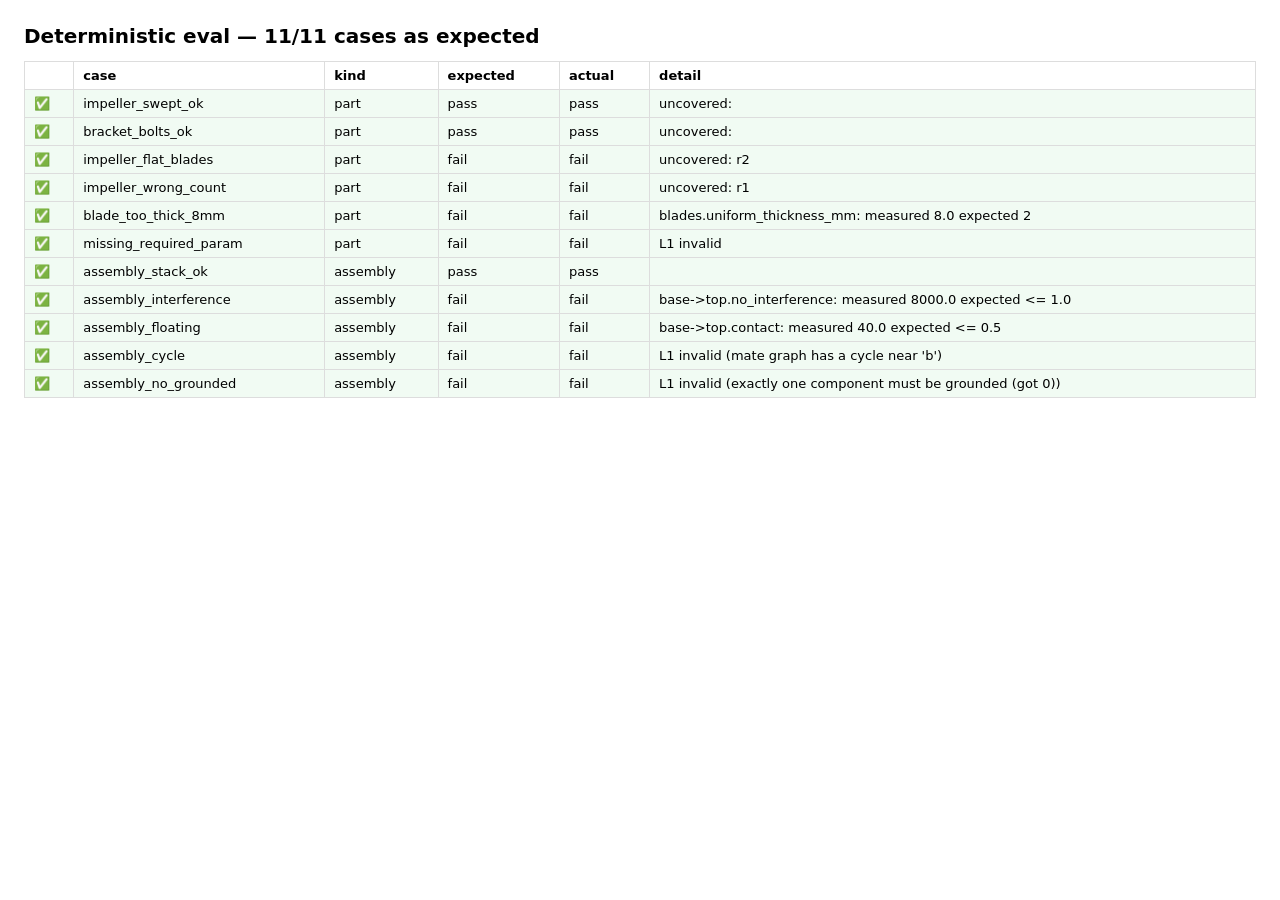
<file: evaluation/report/index.html>
<!doctype html><meta charset=utf-8><title>Eval scorecard</title>
<style>body{font:14px system-ui;margin:24px}table{border-collapse:collapse;width:100%}
td,th{border:1px solid #ddd;padding:6px 9px;text-align:left;font-size:13px}
tr.p td{background:#f1fbf3}tr.f td{background:#fdf1f1}h1{font-size:20px}</style>
<h1>Deterministic eval — 11/11 cases as expected</h1>
<table><tr><th></th><th>case</th><th>kind</th><th>expected</th><th>actual</th><th>detail</th></tr><tr class='p'><td>✅</td><td>impeller_swept_ok</td><td>part</td><td>pass</td><td>pass</td><td>uncovered: </td></tr><tr class='p'><td>✅</td><td>bracket_bolts_ok</td><td>part</td><td>pass</td><td>pass</td><td>uncovered: </td></tr><tr class='p'><td>✅</td><td>impeller_flat_blades</td><td>part</td><td>fail</td><td>fail</td><td>uncovered: r2</td></tr><tr class='p'><td>✅</td><td>impeller_wrong_count</td><td>part</td><td>fail</td><td>fail</td><td>uncovered: r1</td></tr><tr class='p'><td>✅</td><td>blade_too_thick_8mm</td><td>part</td><td>fail</td><td>fail</td><td>blades.uniform_thickness_mm: measured 8.0 expected 2</td></tr><tr class='p'><td>✅</td><td>missing_required_param</td><td>part</td><td>fail</td><td>fail</td><td>L1 invalid</td></tr><tr class='p'><td>✅</td><td>assembly_stack_ok</td><td>assembly</td><td>pass</td><td>pass</td><td></td></tr><tr class='p'><td>✅</td><td>assembly_interference</td><td>assembly</td><td>fail</td><td>fail</td><td>base->top.no_interference: measured 8000.0 expected <= 1.0</td></tr><tr class='p'><td>✅</td><td>assembly_floating</td><td>assembly</td><td>fail</td><td>fail</td><td>base->top.contact: measured 40.0 expected <= 0.5</td></tr><tr class='p'><td>✅</td><td>assembly_cycle</td><td>assembly</td><td>fail</td><td>fail</td><td>L1 invalid (mate graph has a cycle near 'b')</td></tr><tr class='p'><td>✅</td><td>assembly_no_grounded</td><td>assembly</td><td>fail</td><td>fail</td><td>L1 invalid (exactly one component must be grounded (got 0))</td></tr></table>
</file>
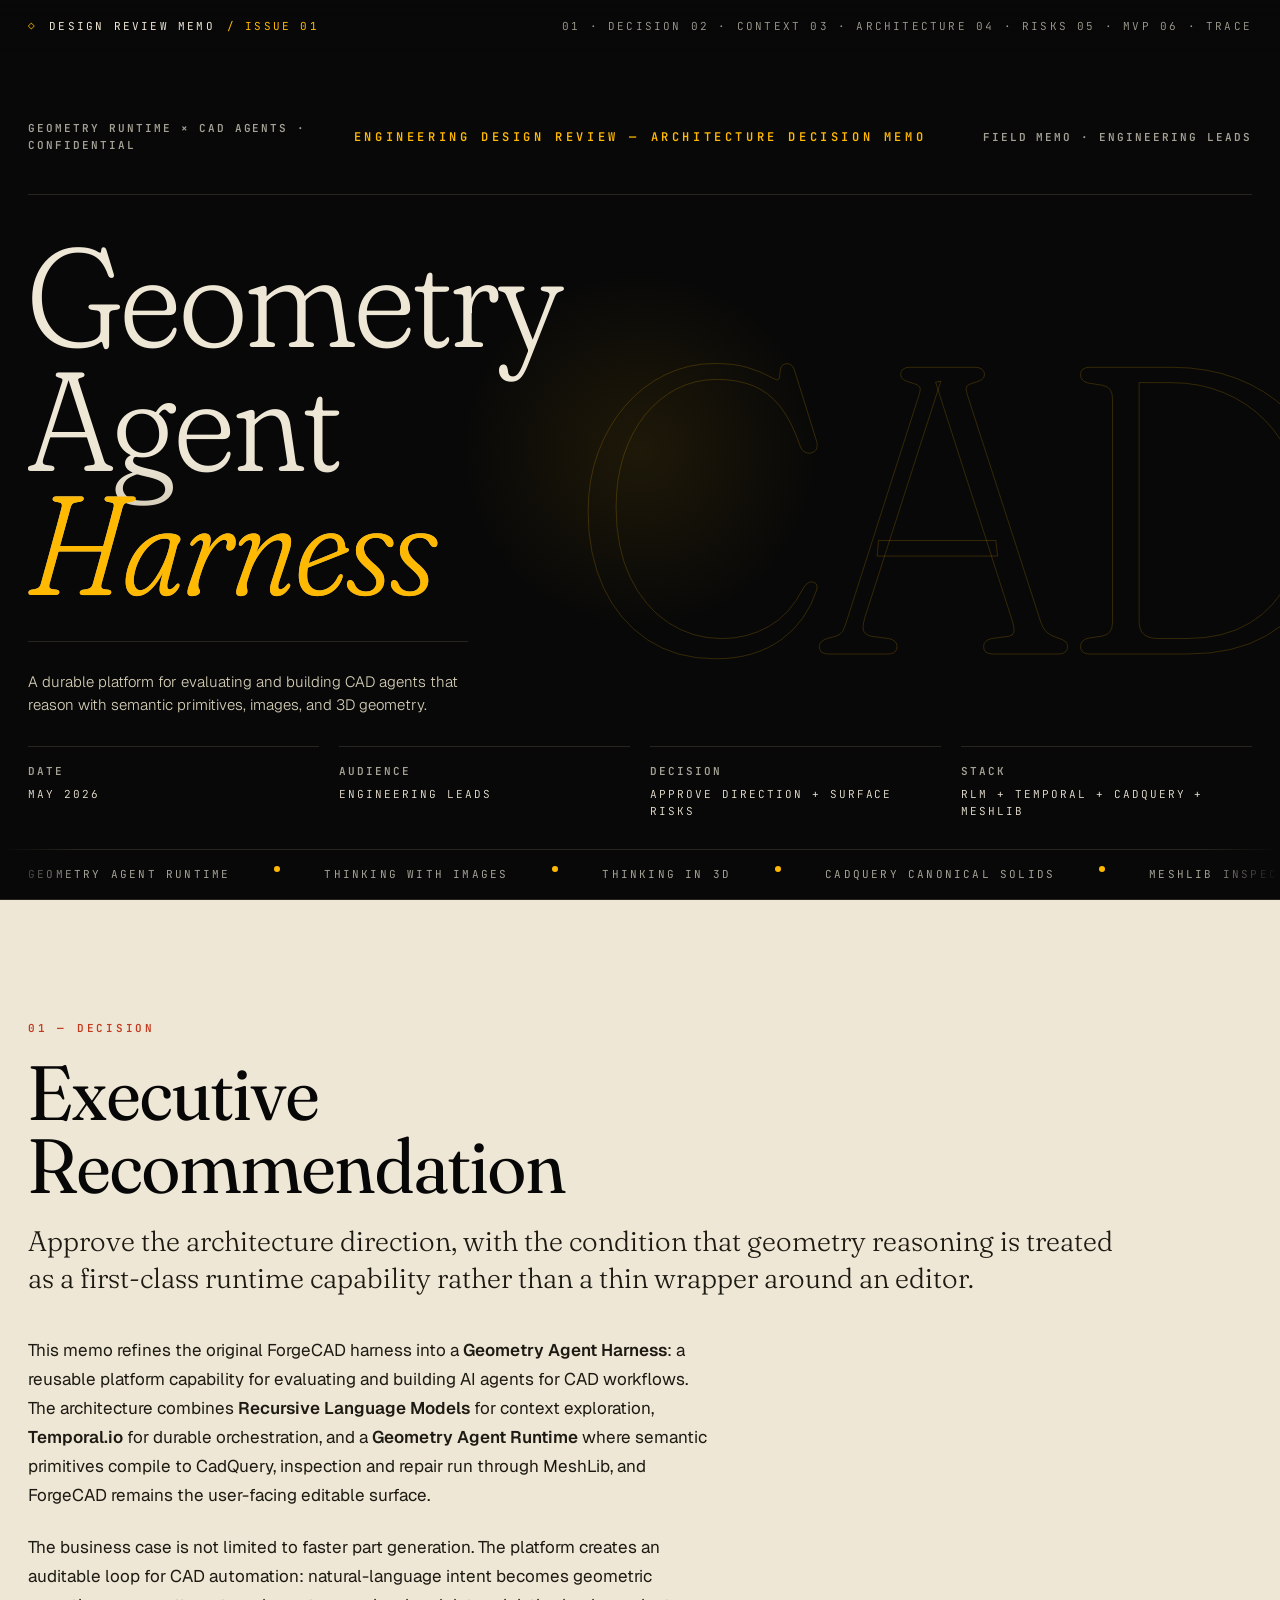
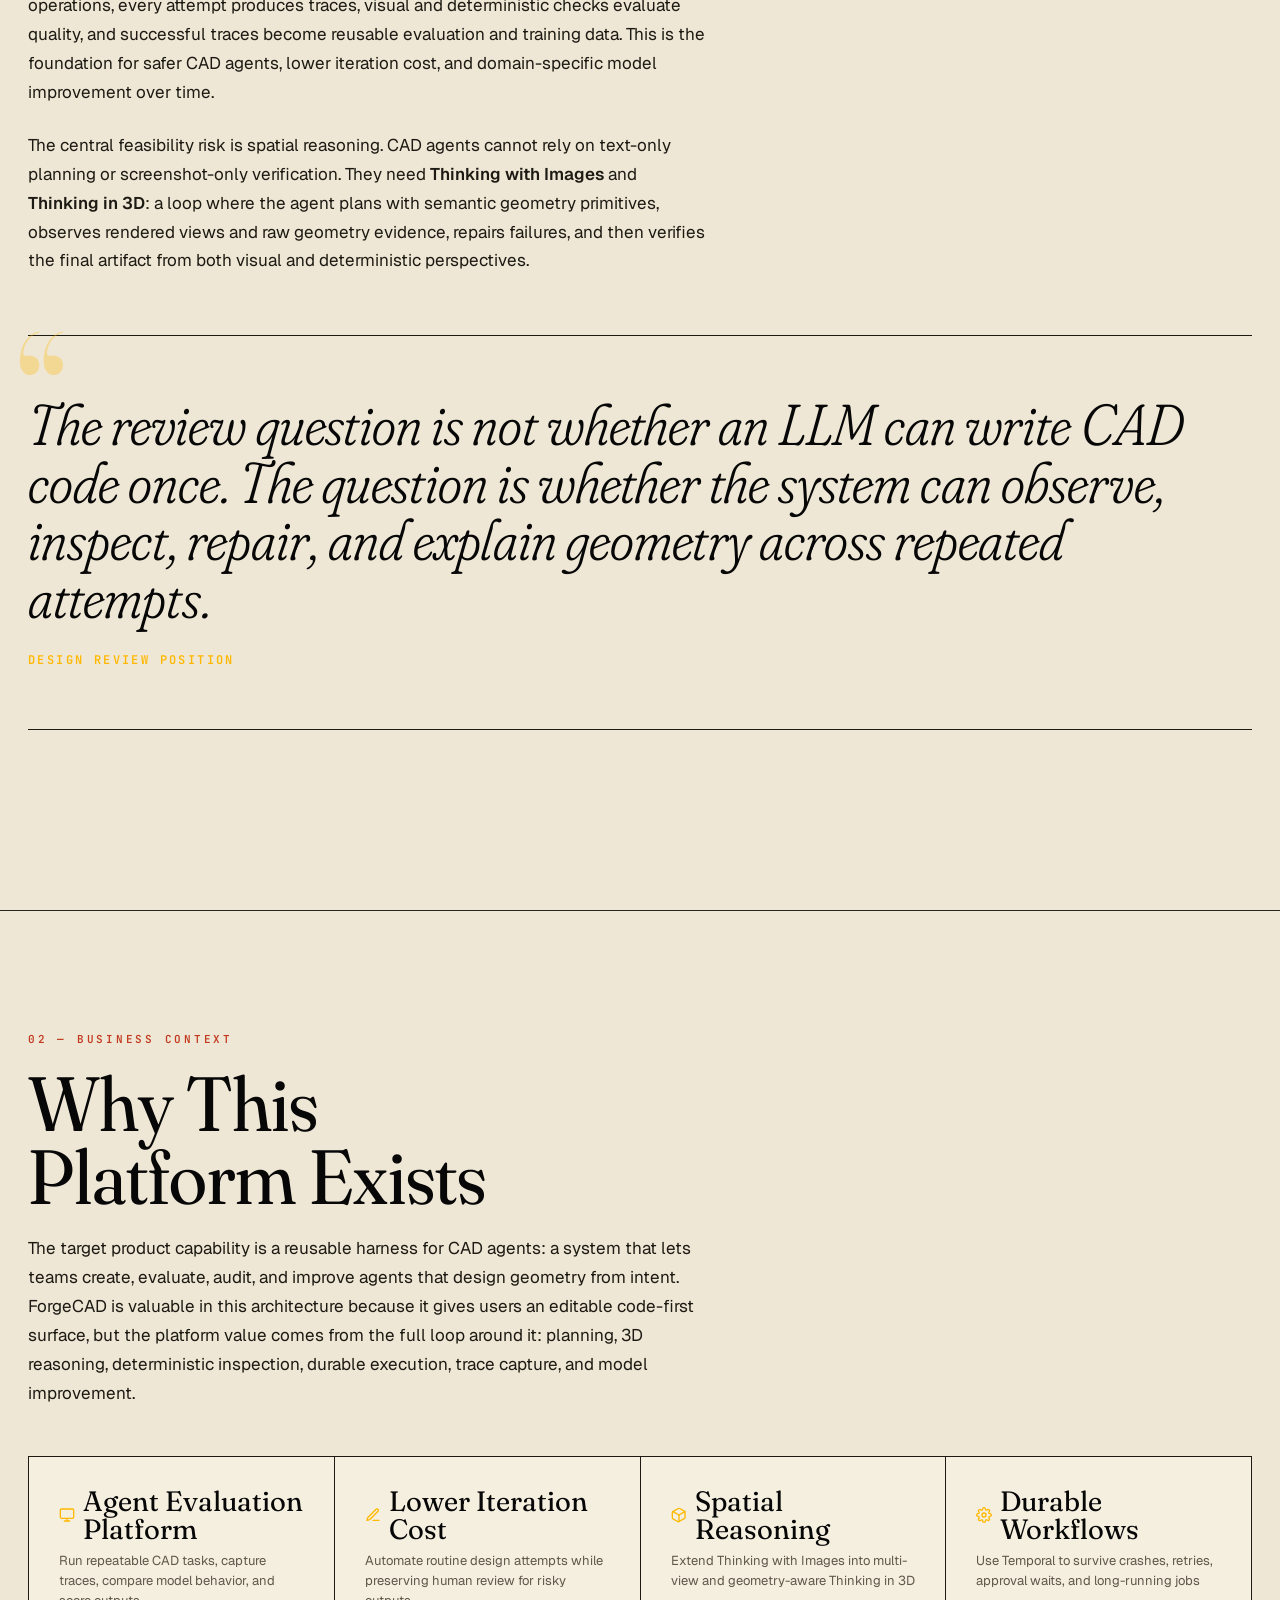
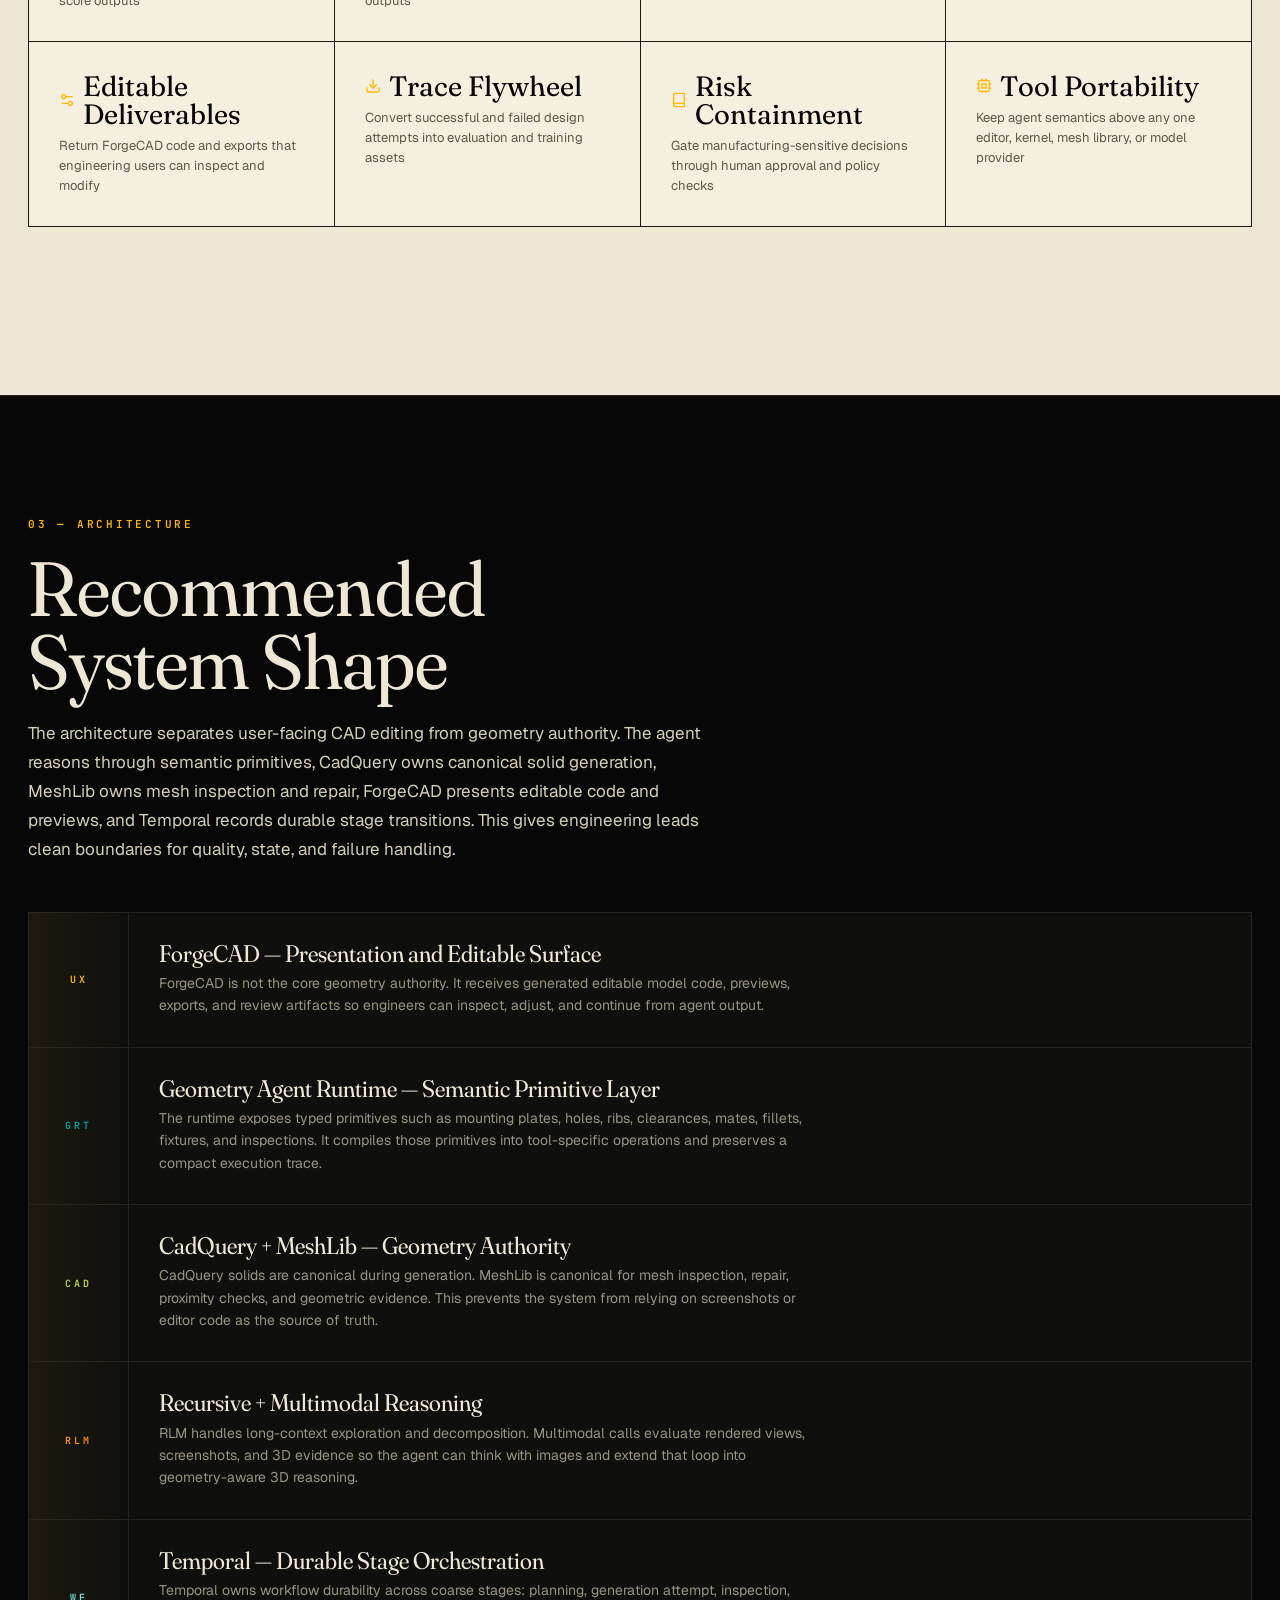
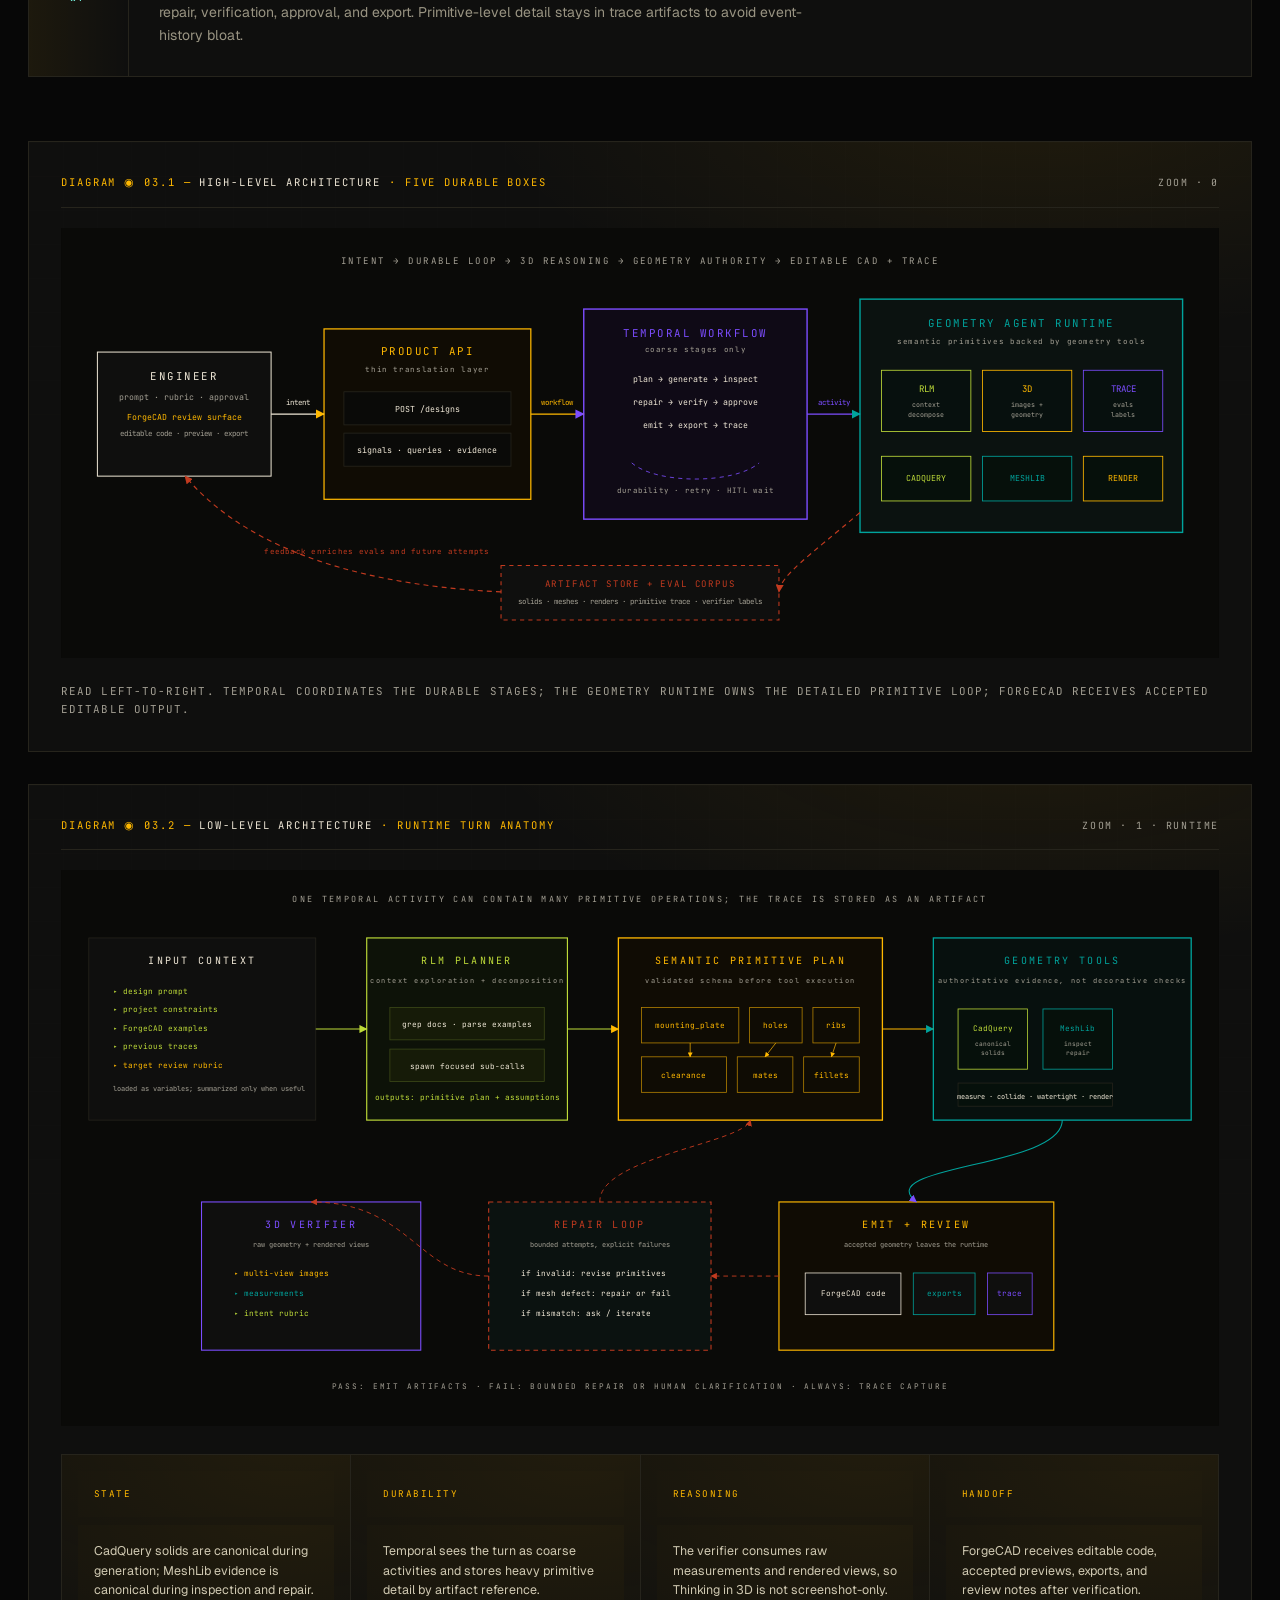
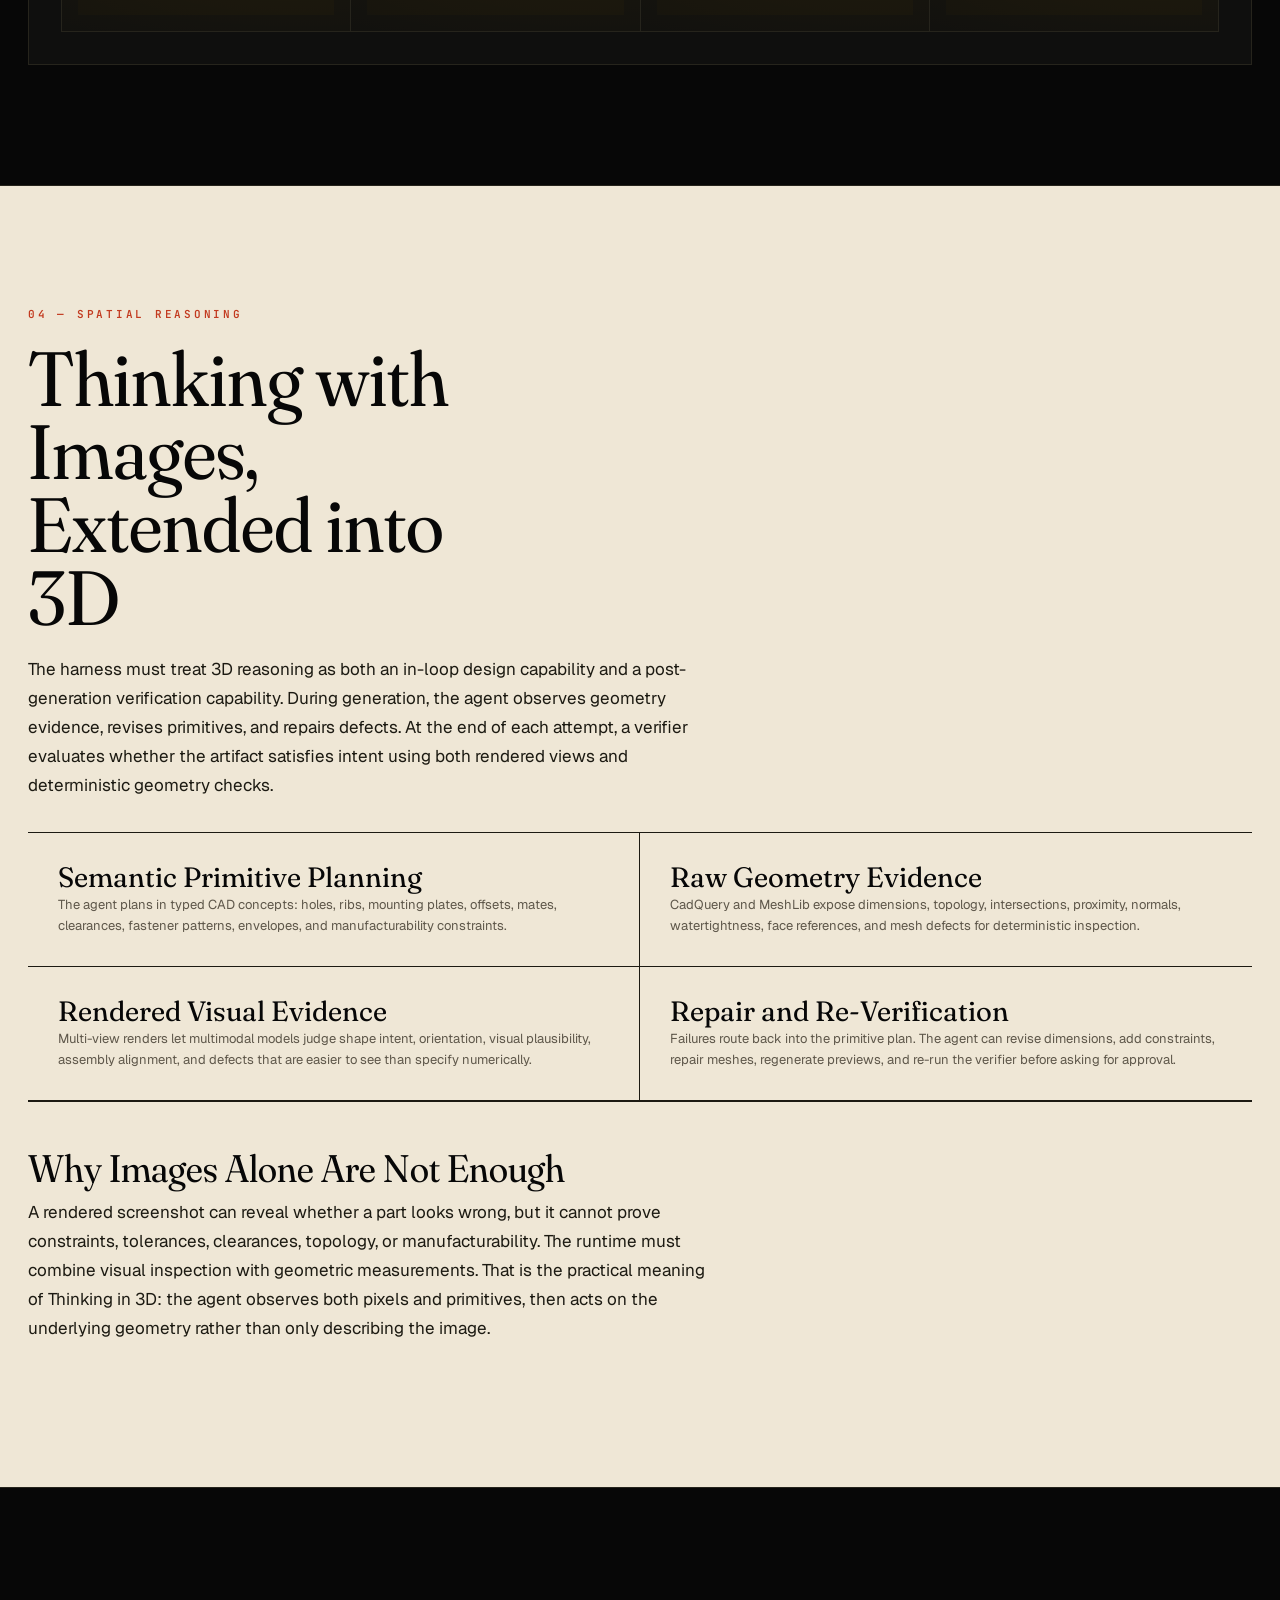
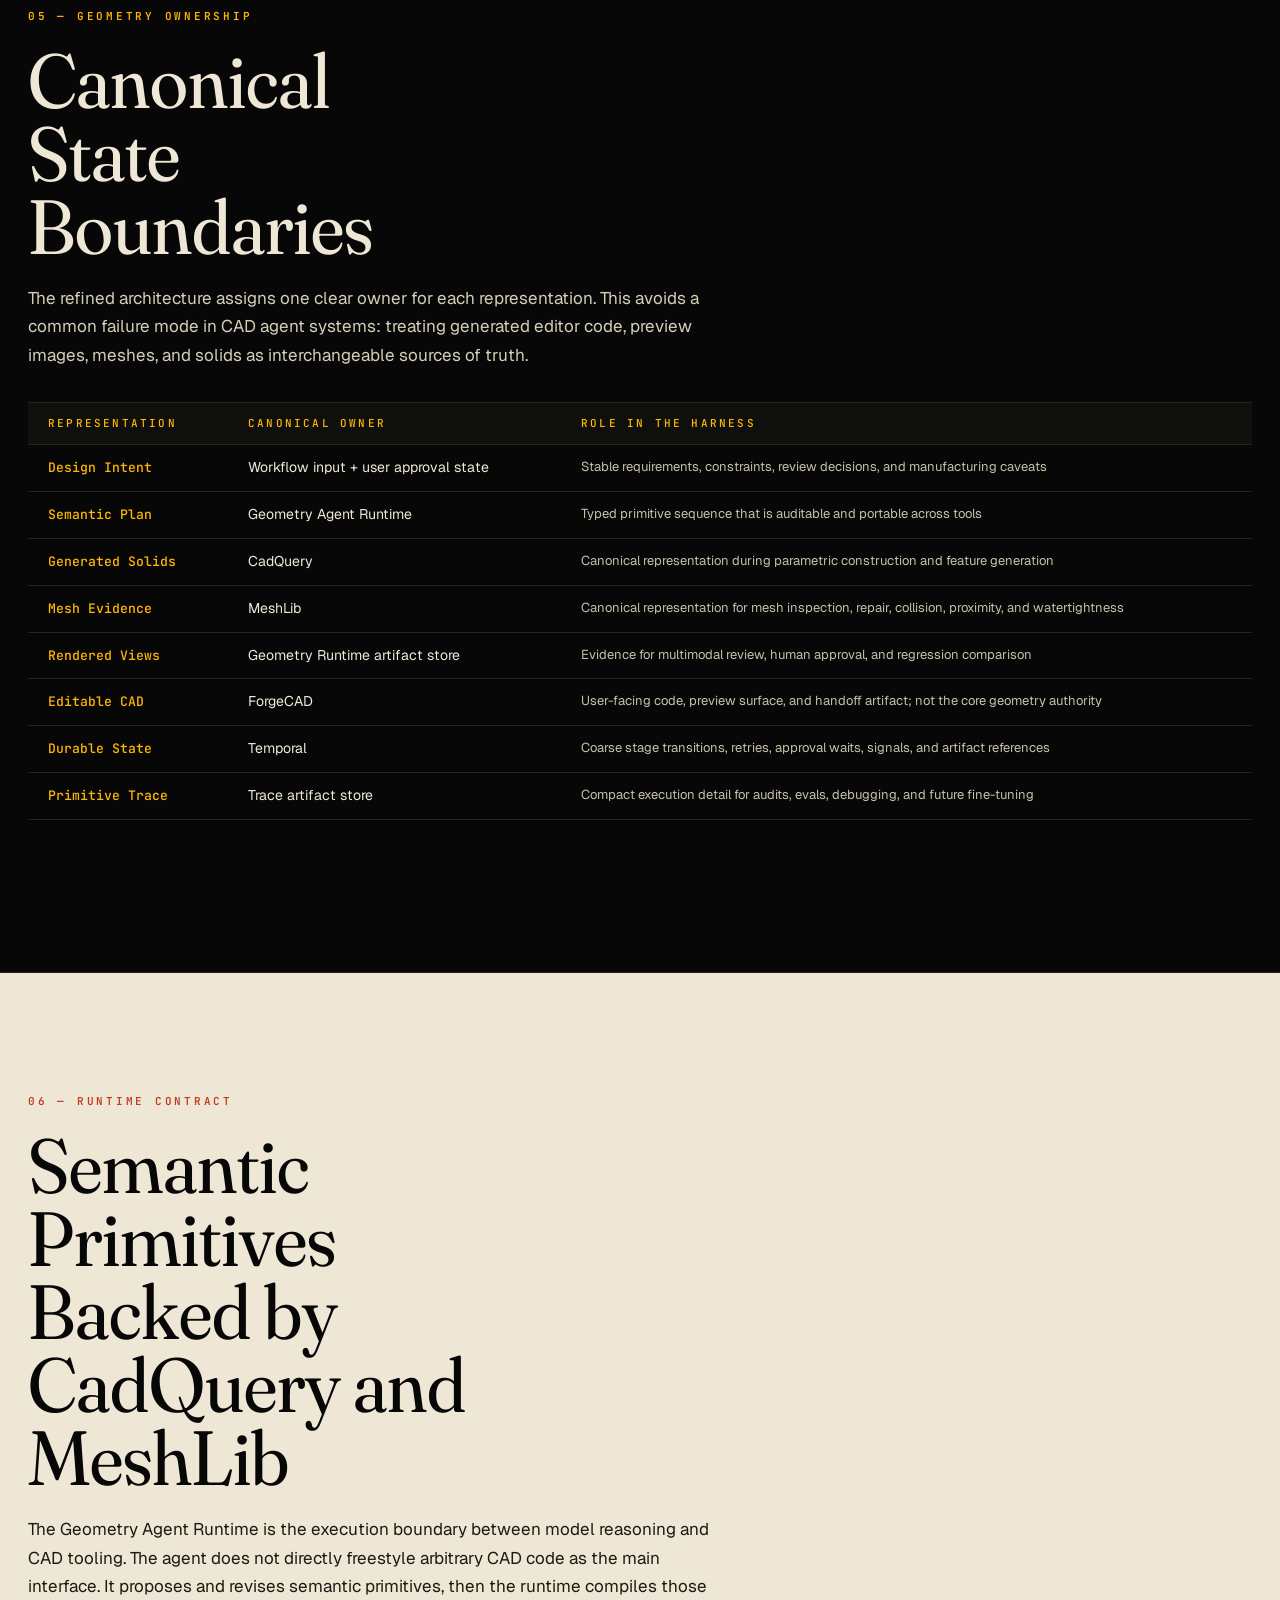
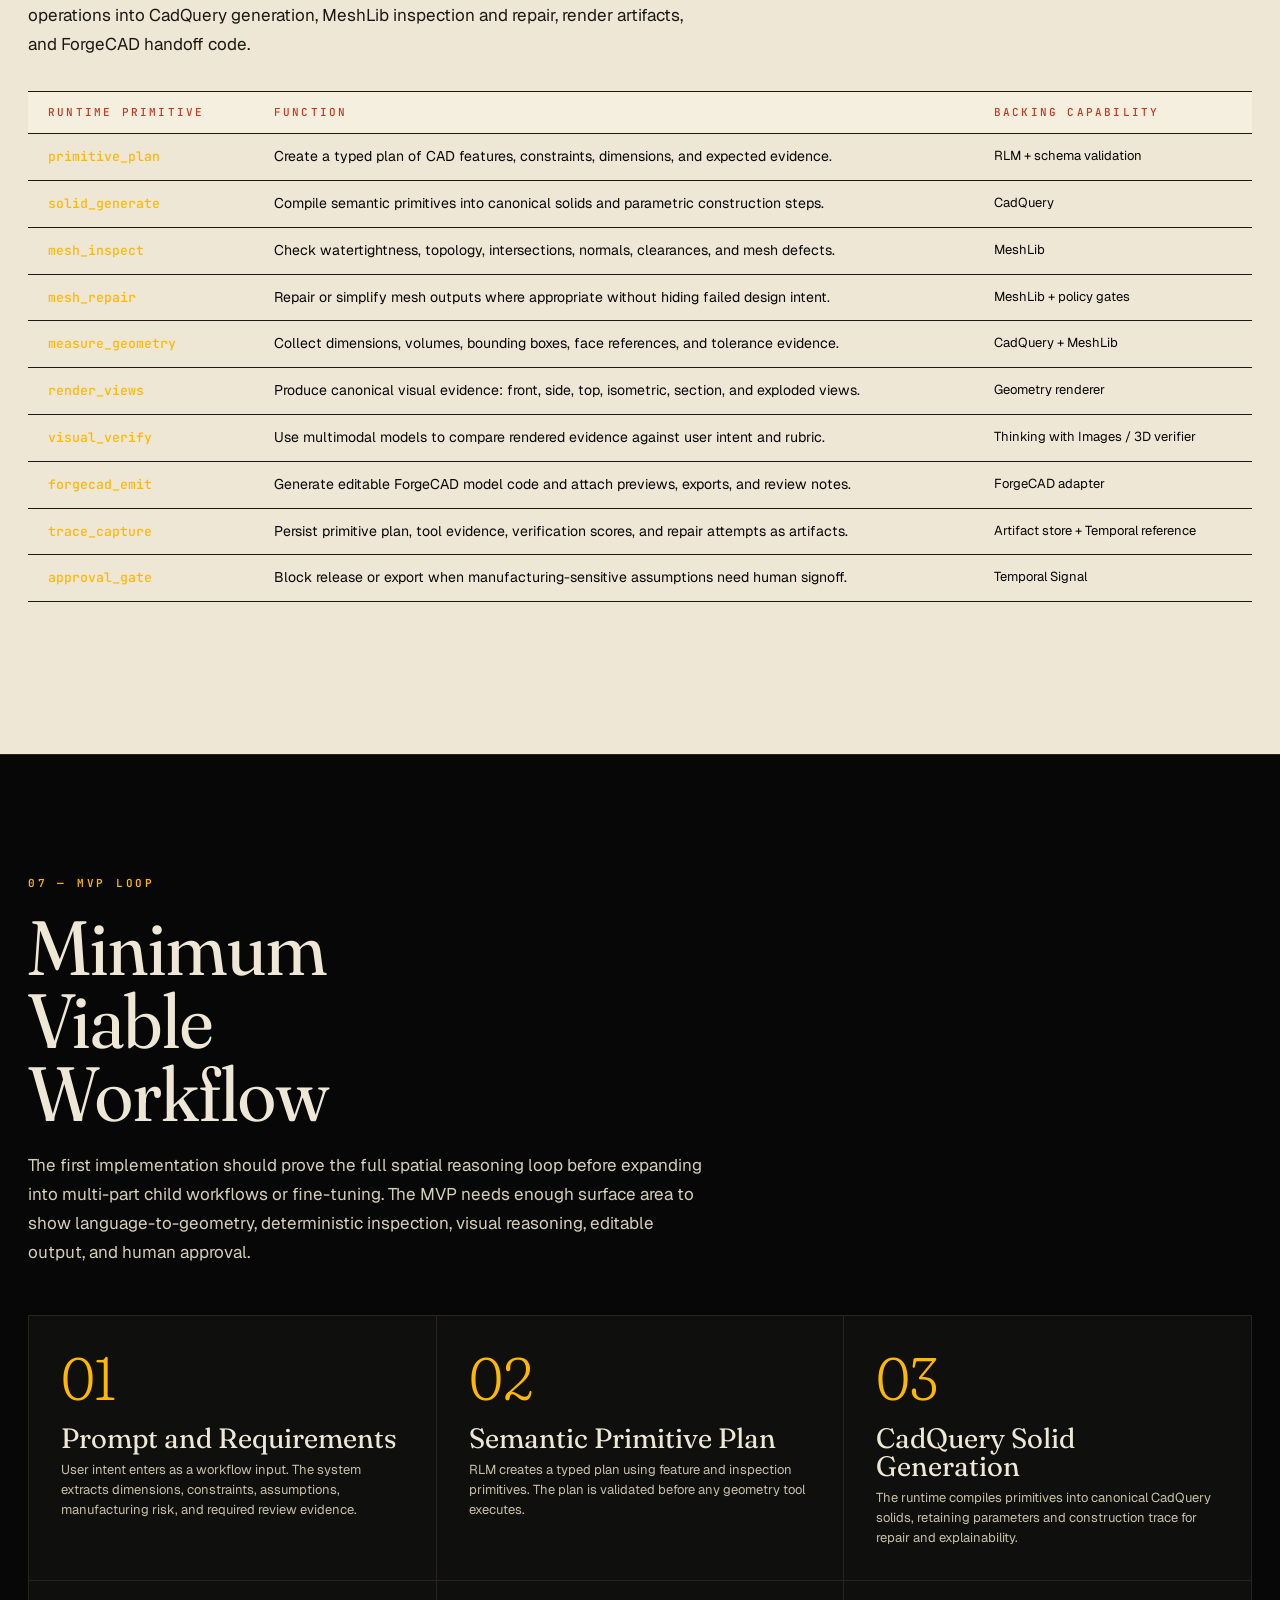
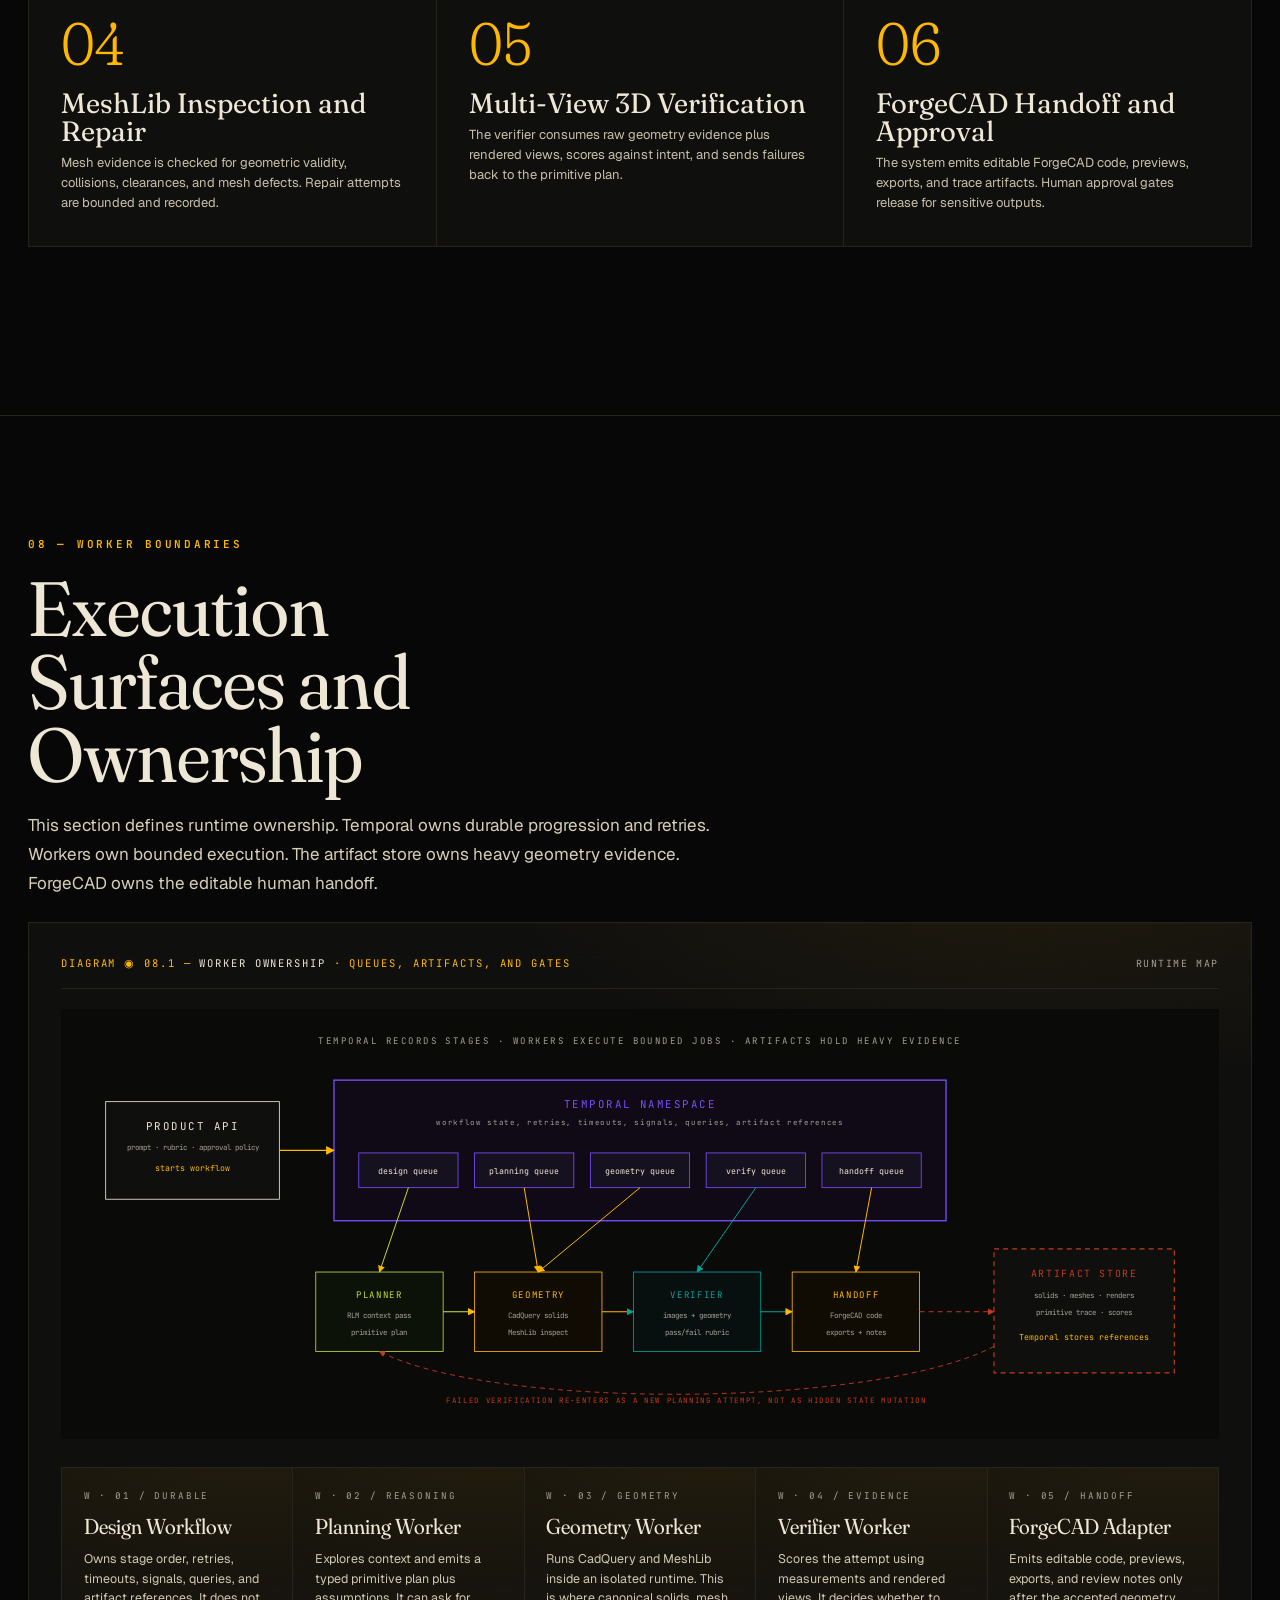
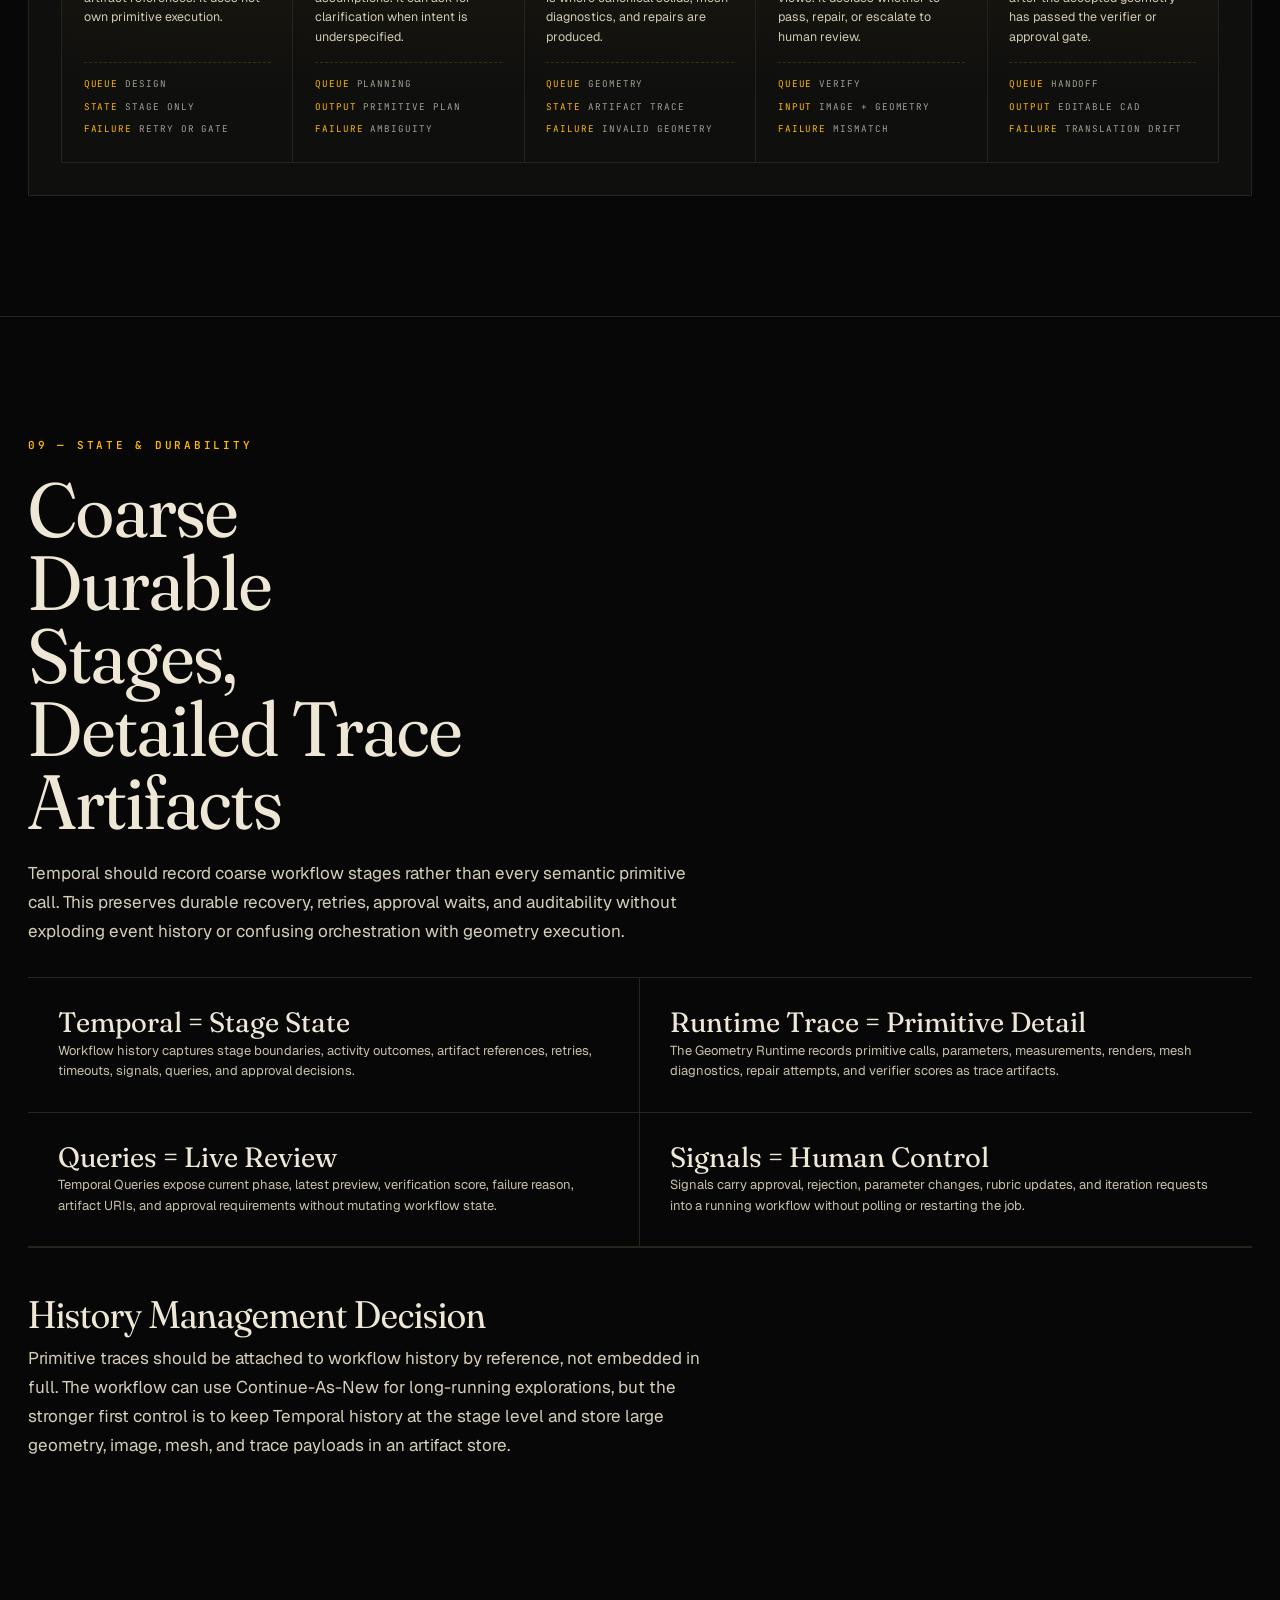
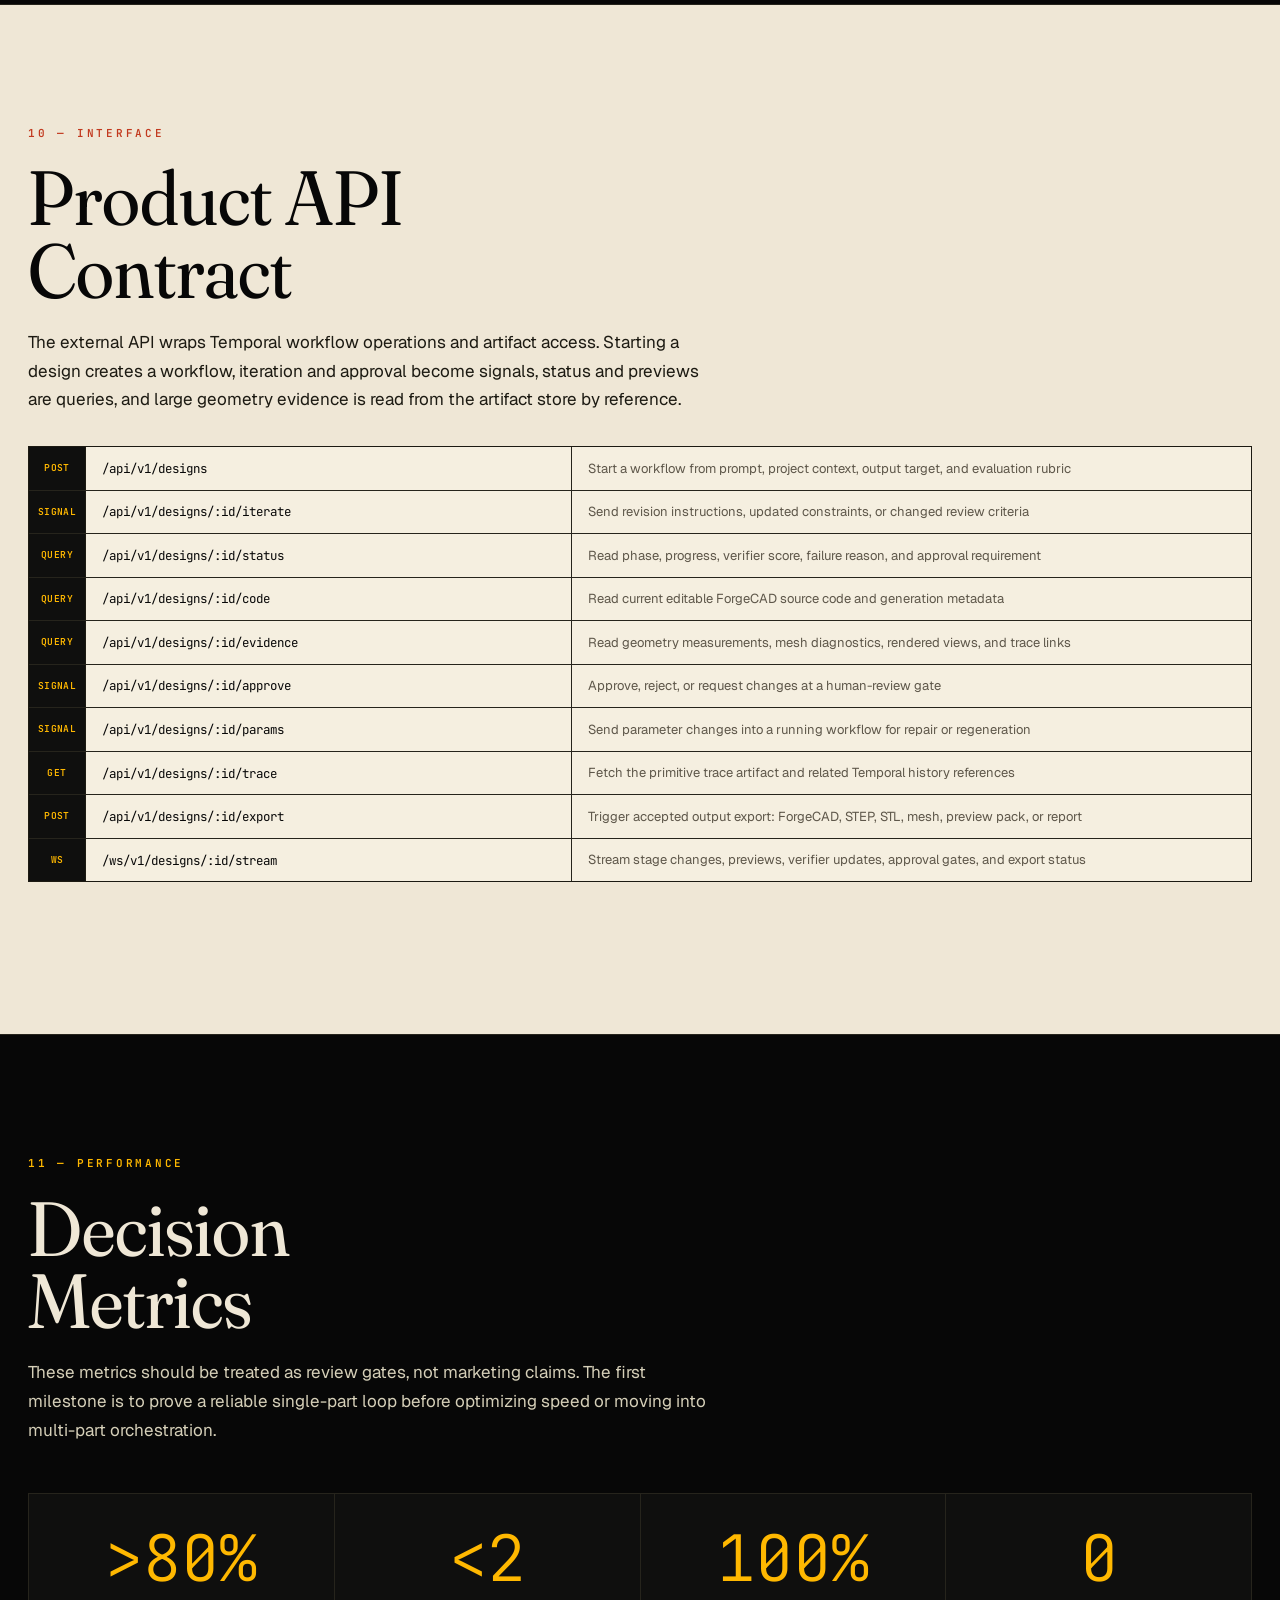
<file: AI_Harness_ForgeCAD_Magazine.html>
<!DOCTYPE html>
<html lang="en">
<head>
<meta charset="UTF-8">
<meta name="viewport" content="width=device-width, initial-scale=1.0">
<title>Engineering Design Review &mdash; Geometry Agent Harness</title>
<link rel="preconnect" href="https://fonts.googleapis.com">
<link rel="preconnect" href="https://fonts.gstatic.com" crossorigin>
<link href="https://fonts.googleapis.com/css2?family=Fraunces:ital,opsz,wght,SOFT@0,9..144,300..900,0..100;1,9..144,300..900,0..100&amp;family=JetBrains+Mono:wght@300;400;500;700&amp;family=Geist:wght@300;400;500;600;700;900&amp;display=swap" rel="stylesheet">
<style>
/* ═══════════════════════════════════════════
   DESIGN SYSTEM
   ═══════════════════════════════════════════ */
:root {
  --ink: #080F18;
  --navy: #0F1A2E;
  --slate: #1C2A42;
  --steel: #2E4262;
  --mist: #4A6382;
  --ash: #7B8FA4;
  --silver: #A8B5C4;
  --cloud: #E6EBF0;
  --snow: #F3F5F8;
  --paper: #FAFBFC;
  --white: #FFFFFF;

  --blue: #2563EB;
  --blue-light: #60A5FA;
  --blue-pale: #DBEAFE;
  --blue-deep: #1D4ED8;

  --amber: #D97706;
  --amber-pale: #FEF3C7;
  --red: #DC2626;
  --red-pale: #FEE2E2;
  --green: #059669;
  --green-pale: #D1FAE5;

  --gold: #FFB800;
  --gold-hot: #FFCB2E;
  --lime: #BEDB39;
  --violet: #7C4DFF;
  --teal: #00A39C;
  --blood: #C23A1F;
  --diag-ink: #0A0A08;
  --diag-panel: #0F0F0E;
  --diag-line: #26241C;
  --diag-paper: #EFE7D6;
  --diag-ghost: #A39F93;

  --serif: 'Fraunces', Georgia, 'Times New Roman', serif;
  --sans: 'Geist', -apple-system, BlinkMacSystemFont, 'Segoe UI', sans-serif;
  --mono: 'JetBrains Mono', 'SF Mono', 'Fira Code', monospace;

  --ease-out: cubic-bezier(0.16, 1, 0.3, 1);
  --ease-spring: cubic-bezier(0.34, 1.56, 0.64, 1);
}

*, *::before, *::after { box-sizing: border-box; margin: 0; padding: 0; }

html {
  scroll-behavior: smooth;
  font-size: 16px;
  scrollbar-width: thin;
  scrollbar-color: var(--silver) transparent;
}

body {
  font-family: var(--sans);
  font-weight: 400;
  color: var(--slate);
  background: var(--paper);
  line-height: 1.75;
  -webkit-font-smoothing: antialiased;
  -moz-osx-font-smoothing: grayscale;
  overflow-x: hidden;
}

::selection { background: var(--blue-pale); color: var(--navy); }

/* ═══════════════════════════════════════════
   READING PROGRESS BAR
   ═══════════════════════════════════════════ */
.progress-bar {
  position: fixed;
  top: 0; left: 0;
  width: 0%;
  height: 2px;
  background: var(--blue);
  z-index: 1000;
  transition: width 0.1s linear;
}

/* ═══════════════════════════════════════════
   STICKY NAV
   ═══════════════════════════════════════════ */
.nav {
  position: fixed;
  top: 0; left: 0; right: 0;
  z-index: 999;
  padding: 0 2rem;
  height: 52px;
  display: flex;
  align-items: center;
  justify-content: space-between;
  font-size: 0.72rem;
  letter-spacing: 0.12em;
  text-transform: uppercase;
  transition: all 0.4s var(--ease-out);
  pointer-events: none;
  opacity: 0;
  transform: translateY(-100%);
}

.nav.visible {
  pointer-events: auto;
  opacity: 1;
  transform: translateY(0);
  background: rgba(250,251,252,0.92);
  backdrop-filter: blur(16px) saturate(1.5);
  -webkit-backdrop-filter: blur(16px) saturate(1.5);
  border-bottom: 1px solid rgba(0,0,0,0.06);
}

.nav-brand { font-weight: 600; color: var(--navy); }
.nav-section { color: var(--mist); font-weight: 500; }

/* ═══════════════════════════════════════════
   HERO — FULL BLEED COVER
   ═══════════════════════════════════════════ */
.hero {
  position: relative;
  min-height: 100vh;
  min-height: 100dvh;
  display: flex;
  flex-direction: column;
  justify-content: flex-end;
  background: var(--ink);
  overflow: hidden;
  padding: 6vh 6vw;
}

.hero-bg {
  position: absolute;
  inset: 0;
  display: none;
}

/* Isometric CAD wireframe grid */
.hero-wireframe {
  position: absolute;
  inset: 0;
  display: none;
}

.hero-content {
  position: relative;
  z-index: 2;
  max-width: 900px;
}

.hero-badge {
  display: inline-flex;
  align-items: center;
  gap: 0.5rem;
  font-size: 0.65rem;
  font-weight: 600;
  letter-spacing: 0.2em;
  text-transform: uppercase;
  color: var(--blue-light);
  margin-bottom: 2rem;
  opacity: 0;
  animation: heroIn 1s 0.2s var(--ease-out) forwards;
}

.hero-badge::before {
  content: '';
  width: 32px; height: 1px;
  background: var(--blue-light);
}

.hero h1 {
  font-family: var(--serif);
  font-weight: 400;
  font-size: clamp(3.5rem, 9vw, 7.5rem);
  line-height: 0.95;
  color: var(--white);
  letter-spacing: 0;
  margin-bottom: 0.1em;
  opacity: 0;
  animation: heroIn 1.2s 0.4s var(--ease-out) forwards;
}

.hero h1 span {
  display: block;
  font-style: italic;
  color: var(--blue-light);
}

.hero-deck {
  font-size: clamp(1rem, 1.8vw, 1.25rem);
  font-weight: 300;
  color: var(--silver);
  max-width: 520px;
  margin-top: 1.5rem;
  line-height: 1.65;
  opacity: 0;
  animation: heroIn 1s 0.7s var(--ease-out) forwards;
}

.hero-meta {
  display: flex;
  gap: 2.5rem;
  margin-top: 3rem;
  padding-top: 2rem;
  border-top: 1px solid rgba(255,255,255,0.08);
  opacity: 0;
  animation: heroIn 1s 1s var(--ease-out) forwards;
}

.hero-meta dt {
  font-size: 0.6rem;
  font-weight: 600;
  letter-spacing: 0.15em;
  text-transform: uppercase;
  color: var(--ash);
  margin-bottom: 0.2rem;
}

.hero-meta dd {
  font-size: 0.9rem;
  color: var(--silver);
  font-weight: 300;
}

@keyframes heroIn {
  from { opacity: 0; transform: translateY(24px); }
  to   { opacity: 1; transform: translateY(0); }
}

/* ═══════════════════════════════════════════
   LAYOUT PRIMITIVES
   ═══════════════════════════════════════════ */
.wrap        { max-width: 1120px; margin: 0 auto; padding: 0 2rem; }
.wrap-narrow { max-width: 720px; margin: 0 auto; padding: 0 2rem; }
.wrap-wide   { max-width: 1320px; margin: 0 auto; padding: 0 2rem; }

.pad-section { padding: 7rem 0; }
.pad-section-sm { padding: 5rem 0; }

.bg-white { background: var(--white); }
.bg-snow  { background: var(--snow); }
.bg-ink   { background: var(--ink); color: var(--silver); }

/* ═══════════════════════════════════════════
   TYPOGRAPHY
   ═══════════════════════════════════════════ */
.sec-label {
  font-size: 0.65rem;
  font-weight: 600;
  letter-spacing: 0.2em;
  text-transform: uppercase;
  color: var(--blue);
  margin-bottom: 0.75rem;
}

.sec-title {
  font-family: var(--serif);
  font-weight: 400;
  font-size: clamp(2rem, 4vw, 3.2rem);
  line-height: 1.1;
  color: var(--navy);
  letter-spacing: 0;
  margin-bottom: 1.25rem;
}

.sec-subtitle {
  font-family: var(--serif);
  font-weight: 400;
  font-size: 1.5rem;
  color: var(--navy);
  margin-bottom: 0.75rem;
  margin-top: 3rem;
}

.body-text {
  font-size: 1.05rem;
  line-height: 1.8;
  color: var(--steel);
  margin-bottom: 1.5rem;
}

.body-text strong { color: var(--navy); font-weight: 600; }

.lede {
  font-family: var(--serif);
  font-style: italic;
  font-size: 1.35rem;
  line-height: 1.65;
  color: var(--mist);
  margin-bottom: 2.5rem;
}

/* ═══════════════════════════════════════════
   PULL QUOTE
   ═══════════════════════════════════════════ */
.pull-quote {
  margin: 4rem -2rem;
  padding: 3rem 2.5rem;
  border-left: 3px solid var(--blue);
  background: var(--snow);
}

.pull-quote p {
  font-family: var(--serif);
  font-size: 1.5rem;
  font-style: italic;
  line-height: 1.5;
  color: var(--navy);
  margin-bottom: 0.75rem;
}

.pull-quote cite {
  font-family: var(--sans);
  font-style: normal;
  font-size: 0.75rem;
  font-weight: 600;
  letter-spacing: 0.1em;
  text-transform: uppercase;
  color: var(--ash);
}

/* ═══════════════════════════════════════════
   DIVIDER
   ═══════════════════════════════════════════ */
.hr {
  border: none;
  height: 1px;
  background: var(--cloud);
  margin: 0;
}

/* ═══════════════════════════════════════════
   CAPABILITY GRID
   ═══════════════════════════════════════════ */
.cap-grid {
  display: grid;
  grid-template-columns: repeat(4, 1fr);
  gap: 1px;
  background: var(--cloud);
  border: 1px solid var(--cloud);
  margin: 3rem 0;
}

.cap-cell {
  background: var(--white);
  padding: 2rem;
  transition: background 0.3s ease;
}

.cap-cell:hover { background: var(--snow); }

.cap-cell h4 {
  font-size: 0.85rem;
  font-weight: 600;
  color: var(--navy);
  margin-bottom: 0.5rem;
  display: flex;
  align-items: center;
  gap: 0.5rem;
}

.cap-cell h4 svg {
  width: 16px; height: 16px;
  color: var(--blue);
  flex-shrink: 0;
}

.cap-cell p {
  font-size: 0.8rem;
  color: var(--ash);
  line-height: 1.55;
}

/* ═══════════════════════════════════════════
   ARCHITECTURE LAYERS — STACKED BAR
   ═══════════════════════════════════════════ */
.arch-stack {
  margin: 3rem 0;
  display: flex;
  flex-direction: column;
  gap: 3px;
  border-radius: 6px;
  overflow: hidden;
}

.arch-layer {
  display: grid;
  grid-template-columns: 100px 1fr;
  min-height: 100px;
  transition: all 0.35s var(--ease-out);
  cursor: default;
}

.arch-layer:hover { filter: brightness(1.08); }

.arch-num {
  display: flex;
  align-items: center;
  justify-content: center;
  font-family: var(--mono);
  font-size: 0.7rem;
  font-weight: 600;
  letter-spacing: 0.1em;
  color: rgba(255,255,255,0.5);
  background: rgba(0,0,0,0.15);
}

.arch-body {
  padding: 1.5rem 2rem;
  color: var(--white);
}

.arch-body h3 {
  font-family: var(--serif);
  font-size: 1.15rem;
  font-weight: 400;
  margin-bottom: 0.4rem;
}

.arch-body p {
  font-size: 0.82rem;
  line-height: 1.6;
  opacity: 0.75;
  max-width: 600px;
}

.arch-l1 { background: #0F172A; }
.arch-l2 { background: #1E293B; }
.arch-l3 { background: var(--blue-deep); }
.arch-l4 { background: #4338CA; }
.arch-l5 { background: #6D28D9; }

/* ═══════════════════════════════════════════
   EDITORIAL ARCHITECTURE DIAGRAMS
   ═══════════════════════════════════════════ */
.diagram-suite {
  margin: 4rem 0 0;
  display: grid;
  gap: 2rem;
}

.diagram-panel {
  position: relative;
  overflow: hidden;
  padding: 2rem;
  background:
    radial-gradient(900px 420px at 82% -10%, rgba(255,184,0,0.11), transparent 62%),
    radial-gradient(680px 380px at 5% 100%, rgba(124,77,255,0.08), transparent 58%),
    var(--diag-panel);
  border: 1px solid var(--diag-line);
  color: var(--diag-paper);
  box-shadow: 0 30px 60px -36px rgba(0,0,0,0.8);
}

.diagram-panel::before {
  content: "";
  position: absolute;
  inset: 0;
  pointer-events: none;
  opacity: 0.06;
  background-image:
    linear-gradient(rgba(239,231,214,0.22) 1px, transparent 1px),
    linear-gradient(90deg, rgba(239,231,214,0.16) 1px, transparent 1px);
  background-size: 34px 34px;
  mask-image: linear-gradient(180deg, rgba(0,0,0,0.7), transparent 88%);
}

.diagram-head {
  position: relative;
  z-index: 1;
  display: flex;
  align-items: baseline;
  justify-content: space-between;
  gap: 1rem;
  padding-bottom: 1rem;
  border-bottom: 1px solid var(--diag-line);
  margin-bottom: 1.25rem;
}

.diagram-kicker {
  font-family: var(--mono);
  font-size: 0.66rem;
  letter-spacing: 0.18em;
  text-transform: uppercase;
  color: var(--gold);
}

.diagram-kicker span { color: var(--diag-paper); }

.diagram-zoom {
  font-family: var(--mono);
  font-size: 0.62rem;
  letter-spacing: 0.16em;
  text-transform: uppercase;
  color: var(--diag-ghost);
  white-space: nowrap;
}

.diagram-scroll {
  position: relative;
  z-index: 1;
  overflow-x: auto;
  padding-bottom: 0.5rem;
}

.diagram-svg {
  display: block;
  width: 100%;
  min-width: 920px;
  height: auto;
  font-family: var(--mono);
}

.diagram-note {
  position: relative;
  z-index: 1;
  margin-top: 1rem;
  font-family: var(--mono);
  font-size: 0.68rem;
  letter-spacing: 0.1em;
  text-transform: uppercase;
  color: var(--diag-ghost);
  line-height: 1.7;
}

.diagram-note b { color: var(--gold); font-weight: 500; }

.diagram-ledger {
  position: relative;
  z-index: 1;
  display: grid;
  grid-template-columns: repeat(4, 1fr);
  gap: 1px;
  margin-top: 1.25rem;
  background: var(--diag-line);
  border: 1px solid var(--diag-line);
}

.diagram-ledger div {
  background: rgba(10,10,8,0.82);
  padding: 1rem;
}

.diagram-ledger .k {
  font-family: var(--mono);
  font-size: 0.58rem;
  letter-spacing: 0.16em;
  text-transform: uppercase;
  color: var(--gold);
  margin-bottom: 0.5rem;
}

.diagram-ledger .v {
  font-size: 0.78rem;
  line-height: 1.55;
  color: #CFC8B1;
}

.worker-matrix {
  position: relative;
  z-index: 1;
  display: grid;
  grid-template-columns: repeat(5, 1fr);
  gap: 1px;
  margin-top: 1.25rem;
  background: var(--diag-line);
  border: 1px solid var(--diag-line);
}

.worker-card {
  min-height: 210px;
  padding: 1.35rem;
  background: rgba(10,10,8,0.88);
  display: flex;
  flex-direction: column;
}

.worker-card .sigil {
  font-family: var(--mono);
  font-size: 0.58rem;
  letter-spacing: 0.2em;
  text-transform: uppercase;
  color: var(--diag-ghost);
  margin-bottom: 0.75rem;
}

.worker-card h4 {
  font-family: var(--serif);
  font-size: 1.35rem;
  font-weight: 400;
  line-height: 1;
  color: var(--diag-paper);
  margin-bottom: 0.75rem;
}

.worker-card p {
  font-size: 0.78rem;
  line-height: 1.55;
  color: #CFC8B1;
  margin-bottom: 1rem;
}

.worker-card ul {
  list-style: none;
  margin-top: auto;
  border-top: 1px dashed rgba(255,184,0,0.18);
  padding-top: 0.65rem;
}

.worker-card li {
  font-family: var(--mono);
  font-size: 0.58rem;
  letter-spacing: 0.1em;
  text-transform: uppercase;
  color: var(--diag-ghost);
  padding: 0.25rem 0;
}

.worker-card li span {
  color: var(--gold);
}

/* ═══════════════════════════════════════════
   DATA TABLE
   ═══════════════════════════════════════════ */
.data-table {
  width: 100%;
  border-collapse: collapse;
  margin: 2rem 0;
  font-size: 0.88rem;
}

.data-table thead {
  position: sticky;
  top: 52px;
  z-index: 5;
}

.data-table thead th {
  background: var(--navy);
  color: var(--white);
  padding: 0.75rem 1.25rem;
  text-align: left;
  font-weight: 500;
  font-size: 0.7rem;
  letter-spacing: 0.08em;
  text-transform: uppercase;
}

.data-table thead th:first-child { border-radius: 4px 0 0 0; }
.data-table thead th:last-child  { border-radius: 0 4px 0 0; }

.data-table tbody td {
  padding: 0.75rem 1.25rem;
  border-bottom: 1px solid var(--cloud);
  vertical-align: top;
}

.data-table tbody tr:hover td { background: var(--snow); }

.tool-name {
  font-family: var(--mono);
  font-weight: 500;
  font-size: 0.82rem;
  color: var(--blue);
}

.tool-integration {
  font-size: 0.78rem;
  color: var(--ash);
}

/* ═══════════════════════════════════════════
   FLOW STEPS
   ═══════════════════════════════════════════ */
.flow {
  display: grid;
  grid-template-columns: repeat(3, 1fr);
  gap: 1px;
  background: var(--cloud);
  border: 1px solid var(--cloud);
  margin: 3rem 0;
  counter-reset: flow-step;
}

.flow-cell {
  background: var(--white);
  padding: 2rem;
  counter-increment: flow-step;
  position: relative;
  transition: background 0.3s ease;
}

.flow-cell:hover { background: var(--snow); }

.flow-cell::before {
  content: counter(flow-step, decimal-leading-zero);
  font-family: var(--mono);
  font-size: 2rem;
  font-weight: 600;
  color: var(--cloud);
  line-height: 1;
  display: block;
  margin-bottom: 1rem;
}

.flow-cell h4 {
  font-size: 0.9rem;
  font-weight: 600;
  color: var(--navy);
  margin-bottom: 0.5rem;
}

.flow-cell p {
  font-size: 0.82rem;
  color: var(--ash);
  line-height: 1.6;
}

/* ═══════════════════════════════════════════
   API ENDPOINTS
   ═══════════════════════════════════════════ */
.api-list {
  margin: 2rem 0;
  border: 1px solid var(--cloud);
  border-radius: 6px;
  overflow: hidden;
}

.api-row {
  display: grid;
  grid-template-columns: 56px 1fr 1.4fr;
  gap: 0;
  border-bottom: 1px solid var(--cloud);
  font-size: 0.85rem;
  transition: background 0.2s ease;
}

.api-row:last-child { border-bottom: none; }
.api-row:hover { background: var(--snow); }

.api-method {
  display: flex;
  align-items: center;
  justify-content: center;
  font-family: var(--mono);
  font-size: 0.6rem;
  font-weight: 600;
  letter-spacing: 0.05em;
  padding: 0.7rem 0;
}

.m-post { background: #ECFDF5; color: var(--green); }
.m-get  { background: var(--blue-pale); color: var(--blue-deep); }
.m-ws   { background: var(--amber-pale); color: var(--amber); }

.api-path {
  font-family: var(--mono);
  font-size: 0.78rem;
  color: var(--navy);
  padding: 0.7rem 1rem;
  display: flex;
  align-items: center;
  border-left: 1px solid var(--cloud);
}

.api-desc {
  font-size: 0.8rem;
  color: var(--ash);
  padding: 0.7rem 1rem;
  display: flex;
  align-items: center;
  border-left: 1px solid var(--cloud);
}

/* ═══════════════════════════════════════════
   METRICS
   ═══════════════════════════════════════════ */
.metrics {
  display: grid;
  grid-template-columns: repeat(4, 1fr);
  gap: 1px;
  background: var(--cloud);
  border: 1px solid var(--cloud);
  border-radius: 6px;
  overflow: hidden;
  margin: 3rem 0;
}

.metric {
  background: var(--white);
  padding: 2rem 1.5rem;
  text-align: center;
}

.metric-val {
  font-family: var(--mono);
  font-size: 2rem;
  font-weight: 600;
  color: var(--navy);
  line-height: 1;
  margin-bottom: 0.4rem;
}

.metric-label {
  font-size: 0.72rem;
  color: var(--ash);
  line-height: 1.4;
}

/* ═══════════════════════════════════════════
   TIMELINE / ROADMAP
   ═══════════════════════════════════════════ */
.roadmap {
  display: grid;
  grid-template-columns: repeat(3, 1fr);
  gap: 1px;
  background: var(--cloud);
  border: 1px solid var(--cloud);
  border-radius: 6px;
  overflow: hidden;
  margin: 3rem 0;
}

.phase {
  background: var(--white);
  padding: 2rem;
}

.phase-badge {
  display: inline-block;
  font-family: var(--mono);
  font-size: 0.6rem;
  font-weight: 600;
  letter-spacing: 0.1em;
  text-transform: uppercase;
  padding: 0.25rem 0.6rem;
  border-radius: 3px;
  margin-bottom: 0.75rem;
}

.phase:nth-child(1) .phase-badge { background: var(--blue-pale); color: var(--blue-deep); }
.phase:nth-child(2) .phase-badge { background: #EDE9FE; color: #6D28D9; }
.phase:nth-child(3) .phase-badge { background: var(--green-pale); color: var(--green); }

.phase-title {
  font-family: var(--serif);
  font-size: 1.25rem;
  color: var(--navy);
  margin-bottom: 1rem;
}

.phase-list {
  list-style: none;
}

.phase-list li {
  font-size: 0.82rem;
  color: var(--steel);
  line-height: 1.55;
  padding: 0.4rem 0;
  padding-left: 1rem;
  position: relative;
}

.phase-list li::before {
  content: '';
  position: absolute;
  left: 0;
  top: 0.75em;
  width: 4px; height: 4px;
  border-radius: 50%;
  background: var(--silver);
}

/* ═══════════════════════════════════════════
   RISK TABLE
   ═══════════════════════════════════════════ */
.risk-table {
  width: 100%;
  border-collapse: collapse;
  margin: 2rem 0;
  font-size: 0.85rem;
}

.risk-table thead th {
  background: var(--navy);
  color: var(--white);
  padding: 0.7rem 1.25rem;
  text-align: left;
  font-weight: 500;
  font-size: 0.7rem;
  letter-spacing: 0.08em;
  text-transform: uppercase;
}

.risk-table thead th:first-child { border-radius: 4px 0 0 0; }
.risk-table thead th:last-child  { border-radius: 0 4px 0 0; }

.risk-table tbody td {
  padding: 0.85rem 1.25rem;
  border-bottom: 1px solid var(--cloud);
  vertical-align: top;
}

.risk-table tbody tr:hover td { background: var(--snow); }

.risk-name { font-weight: 600; color: var(--navy); }

.sev {
  display: inline-block;
  font-size: 0.65rem;
  font-weight: 600;
  letter-spacing: 0.05em;
  text-transform: uppercase;
  padding: 0.15rem 0.5rem;
  border-radius: 3px;
}

.sev-high { background: var(--red-pale); color: var(--red); }
.sev-med  { background: var(--amber-pale); color: var(--amber); }
.sev-low  { background: var(--green-pale); color: var(--green); }

.risk-mit { color: var(--steel); line-height: 1.6; }

/* ═══════════════════════════════════════════
   STATE MGMT — ICON LIST
   ═══════════════════════════════════════════ */
.state-grid {
  display: grid;
  grid-template-columns: 1fr 1fr;
  gap: 2rem;
  margin: 2rem 0;
}

.state-item h4 {
  font-size: 0.9rem;
  font-weight: 600;
  color: var(--navy);
  margin-bottom: 0.3rem;
}

.state-item p {
  font-size: 0.88rem;
  color: var(--steel);
  line-height: 1.65;
}

/* ═══════════════════════════════════════════
   FOOTER
   ═══════════════════════════════════════════ */
.footer {
  background: var(--ink);
  padding: 4rem 2rem;
  text-align: center;
  border-top: 1px solid rgba(255,255,255,0.05);
}

.footer-brand {
  font-size: 0.65rem;
  font-weight: 600;
  letter-spacing: 0.25em;
  text-transform: uppercase;
  color: var(--ash);
  margin-bottom: 0.5rem;
}

.footer p {
  font-size: 0.78rem;
  color: var(--mist);
}

/* ═══════════════════════════════════════════
   SCROLL REVEAL
   ═══════════════════════════════════════════ */
.reveal {
  opacity: 0;
  transform: translateY(32px);
  transition: opacity 0.7s var(--ease-out), transform 0.7s var(--ease-out);
}

.reveal.is-visible {
  opacity: 1;
  transform: translateY(0);
}

/* stagger children */
.reveal-stagger > * {
  opacity: 0;
  transform: translateY(20px);
  transition: opacity 0.5s var(--ease-out), transform 0.5s var(--ease-out);
}

.reveal-stagger.is-visible > * { opacity: 1; transform: translateY(0); }
.reveal-stagger.is-visible > *:nth-child(1) { transition-delay: 0.05s; }
.reveal-stagger.is-visible > *:nth-child(2) { transition-delay: 0.1s; }
.reveal-stagger.is-visible > *:nth-child(3) { transition-delay: 0.15s; }
.reveal-stagger.is-visible > *:nth-child(4) { transition-delay: 0.2s; }
.reveal-stagger.is-visible > *:nth-child(5) { transition-delay: 0.25s; }
.reveal-stagger.is-visible > *:nth-child(6) { transition-delay: 0.3s; }
.reveal-stagger.is-visible > *:nth-child(7) { transition-delay: 0.35s; }
.reveal-stagger.is-visible > *:nth-child(8) { transition-delay: 0.4s; }

/* ═══════════════════════════════════════════
   RESPONSIVE
   ═══════════════════════════════════════════ */
@media (max-width: 900px) {
  .cap-grid     { grid-template-columns: repeat(2, 1fr); }
  .flow         { grid-template-columns: 1fr; }
  .metrics      { grid-template-columns: repeat(2, 1fr); }
  .roadmap      { grid-template-columns: 1fr; }
  .state-grid   { grid-template-columns: 1fr; }
  .diagram-ledger { grid-template-columns: 1fr 1fr; }
  .worker-matrix { grid-template-columns: 1fr 1fr; }
  .api-row      { grid-template-columns: 50px 1fr; }
  .api-desc     { display: none; }
  .hero { padding: 4vh 1.5rem; }
  .hero-meta { flex-direction: column; gap: 1rem; }
}

@media (max-width: 540px) {
  .cap-grid  { grid-template-columns: 1fr; }
  .metrics   { grid-template-columns: 1fr 1fr; }
  .diagram-panel { padding: 1.25rem; }
  .diagram-head { align-items: flex-start; flex-direction: column; }
  .diagram-ledger { grid-template-columns: 1fr; }
  .worker-matrix { grid-template-columns: 1fr; }
}

/* ═══════════════════════════════════════════
   DAREDEVIL MAGAZINE SKIN
   Mirrors /Users/nshah/Desktop/daredevil-magazine (1).html
   ═══════════════════════════════════════════ */
:root {
  --ink: #070707;
  --ink-2: #0f0f0e;
  --ink-3: #16160f;
  --paper: #efe7d6;
  --paper-2: #f5efe0;
  --ghost: #a39f93;
  --line: #26241c;
  --line-paper: #1c1a12;
  --gold: #ffb800;
  --gold-hot: #ffcb2e;
  --amber: #f7931d;
  --blood: #c23a1f;
  --copper: #b45c2e;
  --violet: #7c4dff;
  --cyan: #6fe3d1;
  --teal: #00a39c;
  --teal-dark: #002c3a;
  --lime: #bedb39;
  --shadow: 0 30px 60px -20px rgba(0,0,0,.6);
  --maxw: 1320px;

  --navy: var(--ink);
  --slate: #d5cfb8;
  --steel: #d5cfb8;
  --mist: var(--ghost);
  --ash: var(--ghost);
  --silver: #d6cfb8;
  --cloud: var(--line);
  --snow: var(--ink);
  --white: var(--paper);
  --blue: var(--gold);
  --blue-light: var(--gold);
  --blue-pale: rgba(255,184,0,.14);
  --blue-deep: var(--gold);
  --amber-pale: rgba(247,147,29,.14);
  --red: var(--blood);
  --red-pale: rgba(194,58,31,.16);
  --green: var(--teal);
  --green-pale: rgba(0,163,156,.14);
  --diag-ink: #0a0a08;
  --diag-panel: var(--ink-2);
  --diag-line: var(--line);
  --diag-paper: var(--paper);
  --diag-ghost: var(--ghost);
  --serif: "Fraunces", Georgia, serif;
  --sans: "Geist", system-ui, sans-serif;
  --mono: "JetBrains Mono", ui-monospace, monospace;
}

html, body {
  background: var(--ink);
  color: var(--paper);
  -webkit-font-smoothing: antialiased;
}

body {
  font-family: var(--sans);
  font-size: 16px;
  line-height: 1.55;
  background:
    radial-gradient(1200px 800px at 80% -10%, rgba(255,184,0,.08), transparent 60%),
    radial-gradient(800px 600px at -10% 40%, rgba(124,77,255,.05), transparent 60%),
    var(--ink);
}

body::before {
  content: "";
  position: fixed;
  inset: 0;
  pointer-events: none;
  z-index: 999;
  opacity: .05;
  mix-blend-mode: overlay;
  background-image: url("data:image/svg+xml;utf8,<svg xmlns='http://www.w3.org/2000/svg' width='200' height='200'><filter id='n'><feTurbulence type='fractalNoise' baseFrequency='0.9' numOctaves='2' stitchTiles='stitch'/><feColorMatrix values='0 0 0 0 1 0 0 0 0 1 0 0 0 0 1 0 0 0 .6 0'/></filter><rect width='100%' height='100%' filter='url(%23n)'/></svg>");
}

::selection { background: var(--gold); color: var(--ink); }

h1, h2, h3, h4,
.sec-title, .sec-subtitle,
.phase-title, .footer-brand {
  font-family: var(--serif);
  font-weight: 400;
  line-height: .95;
  letter-spacing: 0;
  font-variation-settings: "opsz" 96, "SOFT" 50;
}

.progress-bar {
  height: 1px;
  background: var(--gold);
}

.nav {
  height: auto;
  padding: 18px 28px;
  opacity: 1;
  transform: none;
  pointer-events: auto;
  background: linear-gradient(to bottom, rgba(7,7,7,.85), rgba(7,7,7,0));
  border-bottom: 1px solid transparent;
  color: var(--paper);
  font-family: var(--mono);
  font-size: 11px;
  letter-spacing: .2em;
  z-index: 100;
}

.nav.visible {
  background: rgba(7,7,7,.92);
  border-bottom: 1px solid var(--line);
  backdrop-filter: blur(10px);
  -webkit-backdrop-filter: blur(10px);
}

.nav-brand {
  color: var(--paper);
  font-weight: 400;
  display: inline-flex;
  align-items: center;
  gap: 12px;
}

.nav-brand::before { content: "◇"; color: var(--gold); }
.nav-brand::after { content: " / ISSUE 01"; color: var(--gold); }
.nav-section { display: none; }
.nav::after {
  content: "01 · DECISION    02 · CONTEXT    03 · ARCHITECTURE    04 · RISKS    05 · MVP    06 · TRACE";
  margin-left: auto;
  color: var(--ghost);
  font-weight: 300;
}

.hero {
  min-height: 100vh;
  padding: 120px 28px 24px;
  justify-content: flex-start;
  border-bottom: 1px solid var(--line);
  background: transparent;
}

.hero::after {
  content: "CAD";
  position: absolute;
  right: -5vw;
  top: 38vh;
  z-index: 0;
  pointer-events: none;
  user-select: none;
  font-family: var(--serif);
  font-weight: 300;
  font-size: clamp(220px, 32vw, 580px);
  line-height: .8;
  letter-spacing: 0;
  color: transparent;
  -webkit-text-stroke: 1px rgba(255,184,0,.18);
  text-stroke: 1px rgba(255,184,0,.18);
  font-variation-settings: "opsz" 144, "SOFT" 100;
}

.hero-bg {
  display: none;
}

.hero-wireframe {
  display: none;
}

.hero-content {
  width: 100%;
  max-width: none;
  margin: 0;
}

.hero-badge,
.hero h1,
.hero-deck,
.hero-meta {
  opacity: 1;
  animation: none;
}

.hero-badge {
  display: grid;
  grid-template-columns: 1fr auto 1fr;
  align-items: center;
  width: 100%;
  gap: 20px;
  font-family: var(--mono);
  font-size: 12px;
  letter-spacing: .3em;
  color: var(--gold);
  margin-bottom: 40px;
  padding-bottom: 40px;
  border-bottom: 1px solid var(--line);
  text-align: center;
}

.hero-badge::before {
  content: "GEOMETRY RUNTIME × CAD AGENTS · CONFIDENTIAL";
  width: auto;
  height: auto;
  background: none;
  color: var(--ghost);
  font-size: 11px;
  letter-spacing: .18em;
  text-align: left;
}

.hero-badge::after {
  content: "FIELD MEMO · ENGINEERING LEADS";
  color: var(--ghost);
  font-size: 11px;
  letter-spacing: .18em;
  text-align: right;
}

.hero-badge > span {
  min-width: 0;
}

.hero h1 {
  font-family: var(--serif);
  font-size: clamp(56px, 11vw, 220px);
  font-weight: 300;
  line-height: .88;
  color: var(--paper);
  background: linear-gradient(180deg, var(--paper) 10%, var(--paper) 60%, #8f856a 110%);
  -webkit-background-clip: text;
  background-clip: text;
  -webkit-text-fill-color: transparent;
  font-variation-settings: "opsz" 144, "SOFT" 100;
}

.hero h1 span {
  display: block;
  color: var(--gold);
  -webkit-text-fill-color: var(--gold);
  font-style: italic;
}

.hero-deck {
  display: block;
  max-width: 44ch;
  color: #d6cfb8;
  font-size: 15px;
  line-height: 1.55;
  margin-top: 34px;
  padding-top: 28px;
  border-top: 1px solid var(--line);
}

.hero-meta {
  display: grid;
  grid-template-columns: repeat(4, minmax(0, 1fr));
  gap: 20px;
  margin-top: 30px;
  padding-top: 0;
  border-top: none;
}

.hero-meta div {
  padding-top: 16px;
  border-top: 1px solid var(--line);
}

.hero-meta dt,
.hero-meta dd {
  font-family: var(--mono);
  font-size: 11px;
  letter-spacing: .18em;
  text-transform: uppercase;
}

.hero-meta dt { color: var(--ghost); }
.hero-meta dd { color: var(--paper); margin-top: 6px; }

.wrap,
.wrap-wide,
.wrap-narrow {
  max-width: var(--maxw);
  margin: 0 auto;
  padding: 0 28px;
}

.pad-section {
  padding: 120px 0;
}

.bg-white {
  background: var(--paper);
  color: var(--ink);
}

.bg-snow,
.bg-ink {
  background: var(--ink);
  color: var(--paper);
}

.sec-label {
  font-family: var(--mono);
  font-size: 11px;
  letter-spacing: .25em;
  text-transform: uppercase;
  color: var(--gold);
  margin-bottom: 20px;
}

.bg-white .sec-label {
  color: var(--blood);
}

.sec-title {
  max-width: 10ch;
  font-size: clamp(40px, 6vw, 88px);
  color: var(--paper);
}

.bg-white .sec-title {
  color: var(--ink);
}

.body-text {
  max-width: 62ch;
  color: #d5cfb8;
  font-size: 17px;
  line-height: 1.7;
}

.bg-white .body-text,
.bg-white .body-text strong {
  color: #1c1a12;
}

.lede {
  max-width: 64ch;
  color: #e7e0c8;
  font-family: var(--serif);
  font-size: clamp(22px, 2.2vw, 32px);
  font-style: normal;
  font-weight: 300;
  line-height: 1.3;
  font-variation-settings: "opsz" 48, "SOFT" 60;
}

.bg-white .lede {
  color: #1c1a12;
}

.sec-subtitle {
  color: var(--paper);
  font-size: clamp(26px, 3vw, 44px);
}

.bg-white .sec-subtitle {
  color: var(--ink);
}

.hr {
  background: var(--line);
}

.pull-quote {
  position: relative;
  margin: 60px 0;
  padding: 60px 0;
  border-top: 1px solid var(--line);
  border-bottom: 1px solid var(--line);
  border-left: none;
  background: transparent;
}

.bg-white .pull-quote {
  border-color: var(--line-paper);
}

.pull-quote::before {
  content: "“";
  position: absolute;
  top: -20px;
  left: -10px;
  font-family: var(--serif);
  font-size: 180px;
  line-height: 1;
  color: var(--gold);
  opacity: .3;
}

.pull-quote p {
  color: var(--paper);
  font-family: var(--serif);
  font-size: clamp(32px, 4.5vw, 72px);
  font-style: italic;
  font-weight: 300;
  line-height: 1;
  font-variation-settings: "opsz" 144, "SOFT" 100;
}

.bg-white .pull-quote p {
  color: var(--ink);
}

.pull-quote cite {
  display: block;
  margin-top: 24px;
  font-family: var(--mono);
  font-size: 12px;
  letter-spacing: .2em;
  text-transform: uppercase;
  color: var(--gold);
}

.cap-grid,
.flow,
.metrics,
.roadmap,
.api-list {
  border: 1px solid var(--line);
  background: var(--line);
  border-radius: 0;
  gap: 1px;
}

.bg-white .cap-grid,
.bg-white .flow,
.bg-white .metrics,
.bg-white .roadmap,
.bg-white .api-list {
  border-color: var(--line-paper);
  background: var(--line-paper);
}

.cap-cell,
.flow-cell,
.metric,
.phase,
.api-row {
  background: var(--ink-2);
  color: var(--paper);
}

.bg-white .cap-cell,
.bg-white .flow-cell,
.bg-white .metric,
.bg-white .phase,
.bg-white .api-row {
  background: var(--paper-2);
  color: var(--ink);
}

.cap-cell {
  padding: 30px;
  border: none;
}

.cap-cell:hover,
.flow-cell:hover,
.api-row:hover {
  background: rgba(255,184,0,.04);
}

.bg-white .cap-cell:hover,
.bg-white .flow-cell:hover,
.bg-white .api-row:hover {
  background: #eadfca;
}

.cap-cell h4,
.flow-cell h4,
.state-item h4,
.risk-name,
.phase-title {
  color: var(--paper);
  font-family: var(--serif);
  font-weight: 400;
  font-size: 28px;
  line-height: 1;
  font-variation-settings: "opsz" 48, "SOFT" 40;
}

.bg-white .cap-cell h4,
.bg-white .flow-cell h4,
.bg-white .state-item h4,
.bg-white .risk-name,
.bg-white .phase-title {
  color: var(--ink);
}

.cap-cell h4 svg {
  color: var(--gold);
}

.cap-cell p,
.flow-cell p,
.state-item p,
.metric-label,
.phase-list li,
.tool-integration,
.api-desc,
.risk-mit {
  color: #c7c0a9;
  font-size: 13px;
  line-height: 1.55;
}

.bg-white .cap-cell p,
.bg-white .flow-cell p,
.bg-white .state-item p,
.bg-white .metric-label,
.bg-white .phase-list li,
.bg-white .tool-integration,
.bg-white .api-desc,
.bg-white .risk-mit {
  color: #5e574a;
}

.arch-stack {
  gap: 0;
  border: 1px solid var(--line);
  border-radius: 0;
  background: var(--line);
}

.arch-layer {
  min-height: 124px;
  border-bottom: 1px solid var(--line);
  background: var(--ink-2);
}

.arch-layer:last-child {
  border-bottom: none;
}

.arch-l1,
.arch-l2,
.arch-l3,
.arch-l4,
.arch-l5 {
  background: var(--ink-2);
}

.arch-l1 .arch-num { color: var(--cyan); }
.arch-l2 .arch-num { color: var(--amber); }
.arch-l3 .arch-num { color: var(--lime); }
.arch-l4 .arch-num { color: var(--teal); }
.arch-l5 .arch-num { color: var(--gold); }

.arch-num {
  background: linear-gradient(90deg, rgba(255,184,0,.06), transparent);
  color: var(--gold);
  border-right: 1px solid var(--line);
  font-family: var(--mono);
  font-size: 10px;
  letter-spacing: .3em;
}

.arch-body {
  color: var(--paper);
  padding: 30px;
}

.arch-body h3 {
  color: var(--paper);
  font-size: 24px;
}

.arch-body p {
  max-width: 72ch;
  color: #c7c0a9;
  font-size: 14px;
}

.diagram-panel,
.worker-card,
.diagram-ledger div {
  background:
    radial-gradient(900px 420px at 82% -10%, rgba(255,184,0,.08), transparent 62%),
    var(--ink-2);
  border-color: var(--line);
  border-radius: 0;
  box-shadow: none;
}

.diagram-kicker,
.diagram-zoom,
.diagram-note,
.worker-card .sigil,
.worker-card li,
.tool-name,
.api-path,
.api-method,
.phase-badge,
.metric-val {
  font-family: var(--mono);
  font-feature-settings: "zero" 1;
}

.diagram-kicker,
.diagram-ledger .k,
.worker-card li span,
.tool-name {
  color: var(--gold);
}

.diagram-kicker span,
.worker-card h4 {
  color: var(--paper);
}

.data-table,
.risk-table {
  border-collapse: collapse;
  border-top: 1px solid var(--line);
  border-bottom: 1px solid var(--line);
}

.bg-white .data-table,
.bg-white .risk-table {
  border-color: var(--line-paper);
}

.data-table thead,
.risk-table thead {
  position: static;
}

.data-table thead th,
.risk-table thead th {
  background: var(--ink-2);
  color: var(--gold);
  border-bottom: 1px solid var(--line);
  border-radius: 0 !important;
  font-family: var(--mono);
  font-size: 11px;
  letter-spacing: .2em;
}

.bg-white .data-table thead th,
.bg-white .risk-table thead th {
  background: var(--paper-2);
  color: var(--blood);
  border-color: var(--line-paper);
}

.data-table tbody td,
.risk-table tbody td {
  border-bottom: 1px solid var(--line);
}

.bg-white .data-table tbody td,
.bg-white .risk-table tbody td {
  border-color: var(--line-paper);
  color: var(--ink);
}

.data-table tbody tr:hover td,
.risk-table tbody tr:hover td {
  background: rgba(255,184,0,.04);
}

.flow-cell::before {
  color: var(--gold);
  font-family: var(--serif);
  font-size: 60px;
  font-weight: 300;
  font-variation-settings: "opsz" 144, "SOFT" 100;
}

.metric {
  padding: 32px 24px;
}

.metric-val {
  color: var(--gold);
  font-size: clamp(44px, 5vw, 78px);
  font-weight: 300;
}

.bg-white .metric-val {
  color: var(--ink);
  font-family: var(--serif);
}

.phase-badge {
  background: transparent !important;
  color: var(--gold) !important;
  padding: 0;
}

.phase-list li::before {
  width: 6px;
  height: 1px;
  border-radius: 0;
  background: var(--gold);
}

.api-method {
  background: var(--ink-2) !important;
  color: var(--gold) !important;
}

.api-path {
  color: var(--paper);
  border-color: var(--line);
}

.bg-white .api-path {
  color: var(--ink);
  border-color: var(--line-paper);
}

.sev {
  border-radius: 0;
  font-family: var(--mono);
}

.sev-high { background: rgba(194,58,31,.18); color: var(--blood); }
.sev-med { background: rgba(255,184,0,.16); color: var(--gold); }
.sev-low { background: rgba(0,163,156,.16); color: var(--teal); }

.state-grid {
  gap: 0;
  border-top: 1px solid var(--line);
  border-bottom: 1px solid var(--line);
}

.bg-white .state-grid {
  border-color: var(--line-paper);
}

.state-item {
  padding: 30px;
  border-right: 1px solid var(--line);
  border-bottom: 1px solid var(--line);
}

.state-item:nth-child(even) {
  border-right: none;
}

.bg-white .state-item {
  border-color: var(--line-paper);
}

.footer {
  background: var(--ink-3);
  border-top: 1px solid var(--line);
  padding: 90px 28px 50px;
}

.footer-brand {
  font-family: var(--mono);
  font-size: 11px;
  letter-spacing: .25em;
  color: var(--gold);
}

.footer p {
  color: #8f887a;
  font-size: 13px;
}

.reveal {
  opacity: 0;
  transform: translateY(24px);
  transition: opacity .9s ease, transform .9s ease;
}

.reveal.is-visible,
.reveal.in {
  opacity: 1;
  transform: none;
}

.glow {
  position: fixed;
  width: 420px;
  height: 420px;
  border-radius: 50%;
  left: 50%;
  top: 50%;
  z-index: 1;
  pointer-events: none;
  transform: translate(-50%, -50%);
  opacity: 0;
  background: radial-gradient(circle, rgba(255,184,0,.09), transparent 60%);
  mix-blend-mode: screen;
  filter: none;
  transition: opacity .3s;
}

.ticker {
  position: absolute;
  left: 0;
  right: 0;
  bottom: 0;
  z-index: 2;
  display: flex;
  gap: 44px;
  width: auto;
  margin: 0;
  padding: 16px 28px;
  border-top: 1px solid var(--line);
  overflow: hidden;
  white-space: nowrap;
  background: transparent;
  color: var(--ghost);
  mask-image: linear-gradient(90deg, transparent, #000 6%, #000 94%, transparent);
}

.ticker-row {
  display: flex;
  gap: 44px;
  width: max-content;
  animation: scroll 60s linear infinite;
}

.ticker span {
  display: inline-flex;
  align-items: center;
  gap: 10px;
  padding: 0;
  color: var(--ghost);
  font-family: var(--mono);
  font-size: 11px;
  letter-spacing: .2em;
  text-transform: uppercase;
  white-space: nowrap;
}

.ticker .dot {
  width: 6px;
  height: 6px;
  padding: 0;
  border-radius: 50%;
  background: var(--gold);
  color: transparent;
  font-size: 0;
}

@keyframes scroll {
  to { transform: translateX(-50%); }
}

@media (hover: hover) and (pointer: fine) {
  .glow { opacity: 1; }
}

@media (max-width: 900px) {
  .nav::after { display: none; }
  .hero {
    padding: 96px 22px 64px;
  }
  .hero-badge {
    grid-template-columns: 1fr;
    gap: 14px;
    margin-bottom: 34px;
    padding-bottom: 34px;
    text-align: left;
    font-size: 10px;
    letter-spacing: .16em;
    max-width: 100%;
    min-width: 0;
  }
  .hero-badge::before,
  .hero-badge::after,
  .hero-badge > span {
    max-width: 100%;
    font-size: 9px;
    letter-spacing: .12em;
    overflow-wrap: anywhere;
  }
  .hero-badge::after { text-align: left; }
  .hero h1 { font-size: clamp(52px, 18vw, 78px); }
  .hero-deck {
    max-width: 100%;
    font-size: 14px;
    overflow-wrap: anywhere;
  }
  .hero-meta { grid-template-columns: 1fr; }
  .hero-meta dd { overflow-wrap: anywhere; }
  .sec-title { max-width: none; }
  .arch-layer { grid-template-columns: 1fr; }
  .arch-num { justify-content: flex-start; padding: 18px 30px; border-right: none; border-bottom: 1px solid var(--line); }
  .state-item,
  .state-item:nth-child(even) { border-right: none; }
  .ticker { padding: 14px 22px; }
}
</style>
</head>
<body>

<div class="glow" id="glow"></div>

<!-- Progress bar -->
<div class="progress-bar" id="progress"></div>

<!-- Sticky nav -->
<nav class="nav" id="nav">
  <span class="nav-brand">Design Review Memo</span>
  <span class="nav-section" id="nav-section"></span>
</nav>

<!-- ═══════════ HERO ═══════════ -->
<header class="hero" data-section="Cover">
  <div class="hero-content">
    <div class="hero-badge"><span>Engineering Design Review &mdash; Architecture Decision Memo</span></div>
    <h1>Geometry<br>Agent<span>Harness</span></h1>
    <p class="hero-deck">A durable platform for evaluating and building CAD agents that reason with semantic primitives, images, and 3D geometry.</p>
    <dl class="hero-meta">
      <div><dt>Date</dt><dd>May 2026</dd></div>
      <div><dt>Audience</dt><dd>Engineering Leads</dd></div>
      <div><dt>Decision</dt><dd>Approve Direction + Surface Risks</dd></div>
      <div><dt>Stack</dt><dd>RLM + Temporal + CadQuery + MeshLib</dd></div>
    </dl>
  </div>
  <div class="ticker" aria-hidden="true">
    <div class="ticker-row">
      <span>Geometry Agent Runtime</span><span class="dot">◇</span>
      <span>Thinking with Images</span><span class="dot">◇</span>
      <span>Thinking in 3D</span><span class="dot">◇</span>
      <span>CadQuery Canonical Solids</span><span class="dot">◇</span>
      <span>MeshLib Inspection</span><span class="dot">◇</span>
      <span>ForgeCAD Editable Surface</span><span class="dot">◇</span>
      <span>Temporal Coarse Stages</span><span class="dot">◇</span>
      <span>Geometry Agent Runtime</span><span class="dot">◇</span>
      <span>Thinking with Images</span><span class="dot">◇</span>
      <span>Thinking in 3D</span><span class="dot">◇</span>
      <span>CadQuery Canonical Solids</span><span class="dot">◇</span>
      <span>MeshLib Inspection</span><span class="dot">◇</span>
      <span>ForgeCAD Editable Surface</span><span class="dot">◇</span>
      <span>Temporal Coarse Stages</span><span class="dot">◇</span>
    </div>
  </div>
</header>

<!-- ═══════════ 01 EXECUTIVE RECOMMENDATION ═══════════ -->
<section class="pad-section bg-white" data-section="Executive Summary">
  <div class="wrap-narrow reveal">
    <div class="sec-label">01 &mdash; Decision</div>
    <h2 class="sec-title">Executive Recommendation</h2>
    <p class="lede">Approve the architecture direction, with the condition that geometry reasoning is treated as a first-class runtime capability rather than a thin wrapper around an editor.</p>
    <p class="body-text">This memo refines the original ForgeCAD harness into a <strong>Geometry Agent Harness</strong>: a reusable platform capability for evaluating and building AI agents for CAD workflows. The architecture combines <strong>Recursive Language Models</strong> for context exploration, <strong>Temporal.io</strong> for durable orchestration, and a <strong>Geometry Agent Runtime</strong> where semantic primitives compile to CadQuery, inspection and repair run through MeshLib, and ForgeCAD remains the user-facing editable surface.</p>
    <p class="body-text">The business case is not limited to faster part generation. The platform creates an auditable loop for CAD automation: natural-language intent becomes geometric operations, every attempt produces traces, visual and deterministic checks evaluate quality, and successful traces become reusable evaluation and training data. This is the foundation for safer CAD agents, lower iteration cost, and domain-specific model improvement over time.</p>
    <p class="body-text">The central feasibility risk is spatial reasoning. CAD agents cannot rely on text-only planning or screenshot-only verification. They need <strong>Thinking with Images</strong> and <strong>Thinking in 3D</strong>: a loop where the agent plans with semantic geometry primitives, observes rendered views and raw geometry evidence, repairs failures, and then verifies the final artifact from both visual and deterministic perspectives.</p>

    <div class="pull-quote">
      <p>The review question is not whether an LLM can write CAD code once. The question is whether the system can observe, inspect, repair, and explain geometry across repeated attempts.</p>
      <cite>Design Review Position</cite>
    </div>
  </div>
</section>

<hr class="hr">

<!-- ═══════════ 02 BUSINESS CONTEXT ═══════════ -->
<section class="pad-section bg-white" data-section="Business Context">
  <div class="wrap-narrow reveal">
    <div class="sec-label">02 &mdash; Business Context</div>
    <h2 class="sec-title">Why This Platform Exists</h2>
    <p class="body-text">The target product capability is a reusable harness for CAD agents: a system that lets teams create, evaluate, audit, and improve agents that design geometry from intent. ForgeCAD is valuable in this architecture because it gives users an editable code-first surface, but the platform value comes from the full loop around it: planning, 3D reasoning, deterministic inspection, durable execution, trace capture, and model improvement.</p>
  </div>

  <div class="wrap reveal">
    <div class="cap-grid reveal-stagger">
      <div class="cap-cell">
        <h4>
          <svg xmlns="http://www.w3.org/2000/svg" viewBox="0 0 24 24" fill="none" stroke="currentColor" stroke-width="2" stroke-linecap="round" stroke-linejoin="round"><rect x="2" y="3" width="20" height="14" rx="2"/><line x1="8" y1="21" x2="16" y2="21"/><line x1="12" y1="17" x2="12" y2="21"/></svg>
          Agent Evaluation Platform
        </h4>
        <p>Run repeatable CAD tasks, capture traces, compare model behavior, and score outputs</p>
      </div>
      <div class="cap-cell">
        <h4>
          <svg xmlns="http://www.w3.org/2000/svg" viewBox="0 0 24 24" fill="none" stroke="currentColor" stroke-width="2" stroke-linecap="round" stroke-linejoin="round"><path d="M12 20h9"/><path d="M16.5 3.5a2.121 2.121 0 013 3L7 19l-4 1 1-4L16.5 3.5z"/></svg>
          Lower Iteration Cost
        </h4>
        <p>Automate routine design attempts while preserving human review for risky outputs</p>
      </div>
      <div class="cap-cell">
        <h4>
          <svg xmlns="http://www.w3.org/2000/svg" viewBox="0 0 24 24" fill="none" stroke="currentColor" stroke-width="2" stroke-linecap="round" stroke-linejoin="round"><path d="M21 16V8a2 2 0 00-1-1.73l-7-4a2 2 0 00-2 0l-7 4A2 2 0 002 8v8a2 2 0 001 1.73l7 4a2 2 0 002 0l7-4A2 2 0 0021 16z"/><polyline points="3.27 6.96 12 12.01 20.73 6.96"/><line x1="12" y1="22.08" x2="12" y2="12"/></svg>
          Spatial Reasoning
        </h4>
        <p>Extend Thinking with Images into multi-view and geometry-aware Thinking in 3D</p>
      </div>
      <div class="cap-cell">
        <h4>
          <svg xmlns="http://www.w3.org/2000/svg" viewBox="0 0 24 24" fill="none" stroke="currentColor" stroke-width="2" stroke-linecap="round" stroke-linejoin="round"><circle cx="12" cy="12" r="3"/><path d="M19.4 15a1.65 1.65 0 00.33 1.82l.06.06a2 2 0 010 2.83 2 2 0 01-2.83 0l-.06-.06a1.65 1.65 0 00-1.82-.33 1.65 1.65 0 00-1 1.51V21a2 2 0 01-4 0v-.09A1.65 1.65 0 009 19.4a1.65 1.65 0 00-1.82.33l-.06.06a2 2 0 01-2.83 0 2 2 0 010-2.83l.06-.06A1.65 1.65 0 004.68 15a1.65 1.65 0 00-1.51-1H3a2 2 0 010-4h.09A1.65 1.65 0 004.6 9a1.65 1.65 0 00-.33-1.82l-.06-.06a2 2 0 112.83-2.83l.06.06A1.65 1.65 0 009 4.68a1.65 1.65 0 001-1.51V3a2 2 0 014 0v.09a1.65 1.65 0 001 1.51 1.65 1.65 0 001.82-.33l.06-.06a2 2 0 012.83 2.83l-.06.06a1.65 1.65 0 00-.33 1.82V9a1.65 1.65 0 001.51 1H21a2 2 0 010 4h-.09a1.65 1.65 0 00-1.51 1z"/></svg>
          Durable Workflows
        </h4>
        <p>Use Temporal to survive crashes, retries, approval waits, and long-running jobs</p>
      </div>
      <div class="cap-cell">
        <h4>
          <svg xmlns="http://www.w3.org/2000/svg" viewBox="0 0 24 24" fill="none" stroke="currentColor" stroke-width="2" stroke-linecap="round" stroke-linejoin="round"><path d="M20 7h-9"/><path d="M14 17H5"/><circle cx="17" cy="17" r="3"/><circle cx="7" cy="7" r="3"/></svg>
          Editable Deliverables
        </h4>
        <p>Return ForgeCAD code and exports that engineering users can inspect and modify</p>
      </div>
      <div class="cap-cell">
        <h4>
          <svg xmlns="http://www.w3.org/2000/svg" viewBox="0 0 24 24" fill="none" stroke="currentColor" stroke-width="2" stroke-linecap="round" stroke-linejoin="round"><path d="M21 15v4a2 2 0 01-2 2H5a2 2 0 01-2-2v-4"/><polyline points="7 10 12 15 17 10"/><line x1="12" y1="15" x2="12" y2="3"/></svg>
          Trace Flywheel
        </h4>
        <p>Convert successful and failed design attempts into evaluation and training assets</p>
      </div>
      <div class="cap-cell">
        <h4>
          <svg xmlns="http://www.w3.org/2000/svg" viewBox="0 0 24 24" fill="none" stroke="currentColor" stroke-width="2" stroke-linecap="round" stroke-linejoin="round"><path d="M4 19.5A2.5 2.5 0 016.5 17H20"/><path d="M6.5 2H20v20H6.5A2.5 2.5 0 014 19.5v-15A2.5 2.5 0 016.5 2z"/></svg>
          Risk Containment
        </h4>
        <p>Gate manufacturing-sensitive decisions through human approval and policy checks</p>
      </div>
      <div class="cap-cell">
        <h4>
          <svg xmlns="http://www.w3.org/2000/svg" viewBox="0 0 24 24" fill="none" stroke="currentColor" stroke-width="2" stroke-linecap="round" stroke-linejoin="round"><rect x="4" y="4" width="16" height="16" rx="2"/><rect x="9" y="9" width="6" height="6"/><path d="M15 2v2"/><path d="M15 20v2"/><path d="M2 15h2"/><path d="M2 9h2"/><path d="M20 15h2"/><path d="M20 9h2"/><path d="M9 2v2"/><path d="M9 20v2"/></svg>
          Tool Portability
        </h4>
        <p>Keep agent semantics above any one editor, kernel, mesh library, or model provider</p>
      </div>
    </div>
  </div>
</section>

<hr class="hr">

<!-- ═══════════ 03 ARCHITECTURE ═══════════ -->
<section class="pad-section bg-snow" data-section="Architecture">
  <div class="wrap-narrow reveal">
    <div class="sec-label">03 &mdash; Architecture</div>
    <h2 class="sec-title">Recommended System Shape</h2>
    <p class="body-text">The architecture separates user-facing CAD editing from geometry authority. The agent reasons through semantic primitives, CadQuery owns canonical solid generation, MeshLib owns mesh inspection and repair, ForgeCAD presents editable code and previews, and Temporal records durable stage transitions. This gives engineering leads clean boundaries for quality, state, and failure handling.</p>
  </div>

  <div class="wrap reveal">
    <div class="arch-stack">
      <div class="arch-layer arch-l5">
        <div class="arch-num">UX</div>
        <div class="arch-body">
          <h3>ForgeCAD &mdash; Presentation and Editable Surface</h3>
          <p>ForgeCAD is not the core geometry authority. It receives generated editable model code, previews, exports, and review artifacts so engineers can inspect, adjust, and continue from agent output.</p>
        </div>
      </div>
      <div class="arch-layer arch-l4">
        <div class="arch-num">GRT</div>
        <div class="arch-body">
          <h3>Geometry Agent Runtime &mdash; Semantic Primitive Layer</h3>
          <p>The runtime exposes typed primitives such as mounting plates, holes, ribs, clearances, mates, fillets, fixtures, and inspections. It compiles those primitives into tool-specific operations and preserves a compact execution trace.</p>
        </div>
      </div>
      <div class="arch-layer arch-l3">
        <div class="arch-num">CAD</div>
        <div class="arch-body">
          <h3>CadQuery + MeshLib &mdash; Geometry Authority</h3>
          <p>CadQuery solids are canonical during generation. MeshLib is canonical for mesh inspection, repair, proximity checks, and geometric evidence. This prevents the system from relying on screenshots or editor code as the source of truth.</p>
        </div>
      </div>
      <div class="arch-layer arch-l2">
        <div class="arch-num">RLM</div>
        <div class="arch-body">
          <h3>Recursive + Multimodal Reasoning</h3>
          <p>RLM handles long-context exploration and decomposition. Multimodal calls evaluate rendered views, screenshots, and 3D evidence so the agent can think with images and extend that loop into geometry-aware 3D reasoning.</p>
        </div>
      </div>
      <div class="arch-layer arch-l1">
        <div class="arch-num">WF</div>
        <div class="arch-body">
          <h3>Temporal &mdash; Durable Stage Orchestration</h3>
          <p>Temporal owns workflow durability across coarse stages: planning, generation attempt, inspection, repair, verification, approval, and export. Primitive-level detail stays in trace artifacts to avoid event-history bloat.</p>
        </div>
      </div>
    </div>

    <div class="diagram-suite">
      <div class="diagram-panel reveal">
        <div class="diagram-head">
          <div class="diagram-kicker">Diagram ◉ 03.1 &mdash; <span>High-level architecture</span> · five durable boxes</div>
          <div class="diagram-zoom">Zoom · 0</div>
        </div>

        <div class="diagram-scroll">
          <svg class="diagram-svg" viewBox="0 0 1400 520" preserveAspectRatio="xMidYMid meet" role="img" aria-label="High-level architecture diagram for the Geometry Agent Harness">
            <defs>
              <marker id="hl-gold" viewBox="0 0 10 10" refX="9" refY="5" markerWidth="7" markerHeight="7" orient="auto"><path d="M0 0 L10 5 L0 10 z" fill="#FFB800"/></marker>
              <marker id="hl-violet" viewBox="0 0 10 10" refX="9" refY="5" markerWidth="7" markerHeight="7" orient="auto"><path d="M0 0 L10 5 L0 10 z" fill="#7C4DFF"/></marker>
              <marker id="hl-teal" viewBox="0 0 10 10" refX="9" refY="5" markerWidth="7" markerHeight="7" orient="auto"><path d="M0 0 L10 5 L0 10 z" fill="#00A39C"/></marker>
              <marker id="hl-lime" viewBox="0 0 10 10" refX="9" refY="5" markerWidth="7" markerHeight="7" orient="auto"><path d="M0 0 L10 5 L0 10 z" fill="#BEDB39"/></marker>
              <marker id="hl-blood" viewBox="0 0 10 10" refX="9" refY="5" markerWidth="7" markerHeight="7" orient="auto"><path d="M0 0 L10 5 L0 10 z" fill="#C23A1F"/></marker>
            </defs>
            <rect width="1400" height="520" fill="#0A0A08"/>
            <text x="700" y="44" fill="#A39F93" font-size="11" letter-spacing="3" text-anchor="middle">INTENT → DURABLE LOOP → 3D REASONING → GEOMETRY AUTHORITY → EDITABLE CAD + TRACE</text>

            <g>
              <rect x="44" y="150" width="210" height="150" fill="#0F0F0E" stroke="#EFE7D6" stroke-width="1.2"/>
              <text x="149" y="184" fill="#EFE7D6" font-size="13" letter-spacing="3" text-anchor="middle">ENGINEER</text>
              <text x="149" y="208" fill="#A39F93" font-size="10" text-anchor="middle">prompt · rubric · approval</text>
              <text x="149" y="232" fill="#FFB800" font-size="10" text-anchor="middle">ForgeCAD review surface</text>
              <text x="149" y="252" fill="#A39F93" font-size="9" text-anchor="middle">editable code · preview · export</text>
            </g>

            <g>
              <rect x="318" y="122" width="250" height="206" fill="#100C04" stroke="#FFB800" stroke-width="1.5"/>
              <text x="443" y="154" fill="#FFB800" font-size="13" letter-spacing="3" text-anchor="middle">PRODUCT API</text>
              <text x="443" y="174" fill="#A39F93" font-size="9" letter-spacing="2" text-anchor="middle">thin translation layer</text>
              <rect x="342" y="198" width="202" height="40" fill="#0A0A08" stroke="#26241C"/>
              <text x="443" y="222" fill="#EFE7D6" font-size="10" text-anchor="middle">POST /designs</text>
              <rect x="342" y="248" width="202" height="40" fill="#0A0A08" stroke="#26241C"/>
              <text x="443" y="272" fill="#EFE7D6" font-size="10" text-anchor="middle">signals · queries · evidence</text>
            </g>

            <g>
              <rect x="632" y="98" width="270" height="254" fill="#0F0A16" stroke="#7C4DFF" stroke-width="1.7"/>
              <text x="767" y="132" fill="#7C4DFF" font-size="13" letter-spacing="3" text-anchor="middle">TEMPORAL WORKFLOW</text>
              <text x="767" y="150" fill="#A39F93" font-size="9" letter-spacing="2" text-anchor="middle">coarse stages only</text>
              <text x="767" y="186" fill="#EFE7D6" font-size="10" text-anchor="middle">plan → generate → inspect</text>
              <text x="767" y="214" fill="#EFE7D6" font-size="10" text-anchor="middle">repair → verify → approve</text>
              <text x="767" y="242" fill="#EFE7D6" font-size="10" text-anchor="middle">emit → export → trace</text>
              <path d="M690 284 C720 310, 814 310, 844 284" fill="none" stroke="#7C4DFF" stroke-width="1" stroke-dasharray="5 5"/>
              <text x="767" y="320" fill="#A39F93" font-size="9" letter-spacing="1.5" text-anchor="middle">durability · retry · HITL wait</text>
            </g>

            <g>
              <rect x="966" y="86" width="390" height="282" fill="#0B1210" stroke="#00A39C" stroke-width="1.7"/>
              <text x="1161" y="120" fill="#00A39C" font-size="13" letter-spacing="3" text-anchor="middle">GEOMETRY AGENT RUNTIME</text>
              <text x="1161" y="140" fill="#A39F93" font-size="9" letter-spacing="2" text-anchor="middle">semantic primitives backed by geometry tools</text>

              <rect x="992" y="172" width="108" height="74" fill="#07100E" stroke="#BEDB39"/>
              <text x="1046" y="198" fill="#BEDB39" font-size="11" text-anchor="middle">RLM</text>
              <text x="1046" y="216" fill="#A39F93" font-size="8" text-anchor="middle">context</text>
              <text x="1046" y="228" fill="#A39F93" font-size="8" text-anchor="middle">decompose</text>

              <rect x="1114" y="172" width="108" height="74" fill="#07100E" stroke="#FFB800"/>
              <text x="1168" y="198" fill="#FFB800" font-size="11" text-anchor="middle">3D</text>
              <text x="1168" y="216" fill="#A39F93" font-size="8" text-anchor="middle">images +</text>
              <text x="1168" y="228" fill="#A39F93" font-size="8" text-anchor="middle">geometry</text>

              <rect x="1236" y="172" width="96" height="74" fill="#07100E" stroke="#7C4DFF"/>
              <text x="1284" y="198" fill="#7C4DFF" font-size="11" text-anchor="middle">TRACE</text>
              <text x="1284" y="216" fill="#A39F93" font-size="8" text-anchor="middle">evals</text>
              <text x="1284" y="228" fill="#A39F93" font-size="8" text-anchor="middle">labels</text>

              <rect x="992" y="276" width="108" height="54" fill="#06100B" stroke="#BEDB39"/>
              <text x="1046" y="306" fill="#BEDB39" font-size="10" text-anchor="middle">CADQUERY</text>
              <rect x="1114" y="276" width="108" height="54" fill="#06100B" stroke="#00A39C"/>
              <text x="1168" y="306" fill="#00A39C" font-size="10" text-anchor="middle">MESHLIB</text>
              <rect x="1236" y="276" width="96" height="54" fill="#06100B" stroke="#FFB800"/>
              <text x="1284" y="306" fill="#FFB800" font-size="10" text-anchor="middle">RENDER</text>
            </g>

            <g>
              <rect x="532" y="408" width="336" height="66" fill="#0F0F0E" stroke="#C23A1F" stroke-width="1.3" stroke-dasharray="5 5"/>
              <text x="700" y="434" fill="#C23A1F" font-size="11" letter-spacing="2.2" text-anchor="middle">ARTIFACT STORE + EVAL CORPUS</text>
              <text x="700" y="454" fill="#A39F93" font-size="9" text-anchor="middle">solids · meshes · renders · primitive trace · verifier labels</text>
            </g>

            <path d="M254 225 L318 225" fill="none" stroke="#EFE7D6" stroke-width="1.6" marker-end="url(#hl-gold)"/>
            <text x="286" y="214" fill="#EFE7D6" font-size="9" text-anchor="middle">intent</text>

            <path d="M568 225 L632 225" fill="none" stroke="#FFB800" stroke-width="1.6" marker-end="url(#hl-violet)"/>
            <text x="600" y="214" fill="#FFB800" font-size="9" text-anchor="middle">workflow</text>

            <path d="M902 225 L966 225" fill="none" stroke="#7C4DFF" stroke-width="1.6" marker-end="url(#hl-teal)"/>
            <text x="934" y="214" fill="#7C4DFF" font-size="9" text-anchor="middle">activity</text>

            <path d="M966 344 C905 396, 870 420, 868 440" fill="none" stroke="#C23A1F" stroke-width="1.4" stroke-dasharray="6 5" marker-end="url(#hl-blood)"/>
            <path d="M532 440 C330 430, 212 374, 150 300" fill="none" stroke="#C23A1F" stroke-width="1.4" stroke-dasharray="6 5" marker-end="url(#hl-blood)"/>
            <text x="382" y="394" fill="#C23A1F" font-size="9" letter-spacing="1.5" text-anchor="middle">feedback enriches evals and future attempts</text>
          </svg>
        </div>

        <p class="diagram-note">Read left-to-right. Temporal coordinates the durable stages; the Geometry Runtime owns the detailed primitive loop; ForgeCAD receives accepted editable output.</p>
      </div>

      <div class="diagram-panel reveal">
        <div class="diagram-head">
          <div class="diagram-kicker">Diagram ◉ 03.2 &mdash; <span>Low-level architecture</span> · runtime turn anatomy</div>
          <div class="diagram-zoom">Zoom · 1 · runtime</div>
        </div>

        <div class="diagram-scroll">
          <svg class="diagram-svg" viewBox="0 0 1500 720" preserveAspectRatio="xMidYMid meet" role="img" aria-label="Low-level runtime architecture diagram for semantic primitives, CadQuery, MeshLib, and ForgeCAD handoff">
            <defs>
              <marker id="ll-gold" viewBox="0 0 10 10" refX="9" refY="5" markerWidth="7" markerHeight="7" orient="auto"><path d="M0 0 L10 5 L0 10 z" fill="#FFB800"/></marker>
              <marker id="ll-lime" viewBox="0 0 10 10" refX="9" refY="5" markerWidth="7" markerHeight="7" orient="auto"><path d="M0 0 L10 5 L0 10 z" fill="#BEDB39"/></marker>
              <marker id="ll-teal" viewBox="0 0 10 10" refX="9" refY="5" markerWidth="7" markerHeight="7" orient="auto"><path d="M0 0 L10 5 L0 10 z" fill="#00A39C"/></marker>
              <marker id="ll-violet" viewBox="0 0 10 10" refX="9" refY="5" markerWidth="7" markerHeight="7" orient="auto"><path d="M0 0 L10 5 L0 10 z" fill="#7C4DFF"/></marker>
              <marker id="ll-blood" viewBox="0 0 10 10" refX="9" refY="5" markerWidth="7" markerHeight="7" orient="auto"><path d="M0 0 L10 5 L0 10 z" fill="#C23A1F"/></marker>
            </defs>
            <rect width="1500" height="720" fill="#0A0A08"/>
            <text x="750" y="42" fill="#A39F93" font-size="11" letter-spacing="3" text-anchor="middle">ONE TEMPORAL ACTIVITY CAN CONTAIN MANY PRIMITIVE OPERATIONS; THE TRACE IS STORED AS AN ARTIFACT</text>

            <g>
              <rect x="36" y="88" width="294" height="236" fill="#0F0F0E" stroke="#26241C"/>
              <text x="183" y="122" fill="#EFE7D6" font-size="13" letter-spacing="3" text-anchor="middle">INPUT CONTEXT</text>
              <text x="68" y="160" fill="#BEDB39" font-size="10">▸ design prompt</text>
              <text x="68" y="184" fill="#BEDB39" font-size="10">▸ project constraints</text>
              <text x="68" y="208" fill="#BEDB39" font-size="10">▸ ForgeCAD examples</text>
              <text x="68" y="232" fill="#BEDB39" font-size="10">▸ previous traces</text>
              <text x="68" y="256" fill="#FFB800" font-size="10">▸ target review rubric</text>
              <text x="68" y="286" fill="#A39F93" font-size="9">loaded as variables; summarized only when useful</text>
            </g>

            <g>
              <rect x="396" y="88" width="260" height="236" fill="#0D1208" stroke="#BEDB39" stroke-width="1.5"/>
              <text x="526" y="122" fill="#BEDB39" font-size="13" letter-spacing="3" text-anchor="middle">RLM PLANNER</text>
              <text x="526" y="146" fill="#A39F93" font-size="9" letter-spacing="2" text-anchor="middle">context exploration + decomposition</text>
              <rect x="426" y="178" width="200" height="42" fill="#161B08" stroke="#3D4A18"/>
              <text x="526" y="204" fill="#EFE7D6" font-size="10" text-anchor="middle">grep docs · parse examples</text>
              <rect x="426" y="232" width="200" height="42" fill="#161B08" stroke="#3D4A18"/>
              <text x="526" y="258" fill="#EFE7D6" font-size="10" text-anchor="middle">spawn focused sub-calls</text>
              <text x="526" y="298" fill="#BEDB39" font-size="10" text-anchor="middle">outputs: primitive plan + assumptions</text>
            </g>

            <g>
              <rect x="722" y="88" width="342" height="236" fill="#100C04" stroke="#FFB800" stroke-width="1.7"/>
              <text x="893" y="122" fill="#FFB800" font-size="13" letter-spacing="3" text-anchor="middle">SEMANTIC PRIMITIVE PLAN</text>
              <text x="893" y="146" fill="#A39F93" font-size="9" letter-spacing="2" text-anchor="middle">validated schema before tool execution</text>
              <g font-size="10" text-anchor="middle">
                <rect x="752" y="178" width="126" height="46" fill="#0F0C04" stroke="#FFB800" stroke-opacity=".7"/>
                <text x="815" y="205" fill="#FFB800">mounting_plate</text>
                <rect x="892" y="178" width="68" height="46" fill="#0F0C04" stroke="#FFB800" stroke-opacity=".7"/>
                <text x="926" y="205" fill="#FFB800">holes</text>
                <rect x="974" y="178" width="60" height="46" fill="#0F0C04" stroke="#FFB800" stroke-opacity=".7"/>
                <text x="1004" y="205" fill="#FFB800">ribs</text>
                <rect x="752" y="242" width="110" height="46" fill="#0F0C04" stroke="#FFB800" stroke-opacity=".7"/>
                <text x="807" y="269" fill="#FFB800">clearance</text>
                <rect x="876" y="242" width="72" height="46" fill="#0F0C04" stroke="#FFB800" stroke-opacity=".7"/>
                <text x="912" y="269" fill="#FFB800">mates</text>
                <rect x="962" y="242" width="72" height="46" fill="#0F0C04" stroke="#FFB800" stroke-opacity=".7"/>
                <text x="998" y="269" fill="#FFB800">fillets</text>
              </g>
              <path d="M815 224 L815 242" stroke="#FFB800" stroke-width=".9" marker-end="url(#ll-gold)"/>
              <path d="M926 224 L912 242" stroke="#FFB800" stroke-width=".9" marker-end="url(#ll-gold)"/>
              <path d="M1004 224 L998 242" stroke="#FFB800" stroke-width=".9" marker-end="url(#ll-gold)"/>
            </g>

            <g>
              <rect x="1130" y="88" width="334" height="236" fill="#07100E" stroke="#00A39C" stroke-width="1.7"/>
              <text x="1297" y="122" fill="#00A39C" font-size="13" letter-spacing="3" text-anchor="middle">GEOMETRY TOOLS</text>
              <text x="1297" y="146" fill="#A39F93" font-size="9" letter-spacing="2" text-anchor="middle">authoritative evidence, not decorative checks</text>
              <rect x="1162" y="180" width="90" height="78" fill="#06100B" stroke="#BEDB39"/>
              <text x="1207" y="208" fill="#BEDB39" font-size="10" text-anchor="middle">CadQuery</text>
              <text x="1207" y="228" fill="#A39F93" font-size="8" text-anchor="middle">canonical</text>
              <text x="1207" y="240" fill="#A39F93" font-size="8" text-anchor="middle">solids</text>
              <rect x="1272" y="180" width="90" height="78" fill="#06100B" stroke="#00A39C"/>
              <text x="1317" y="208" fill="#00A39C" font-size="10" text-anchor="middle">MeshLib</text>
              <text x="1317" y="228" fill="#A39F93" font-size="8" text-anchor="middle">inspect</text>
              <text x="1317" y="240" fill="#A39F93" font-size="8" text-anchor="middle">repair</text>
              <rect x="1162" y="276" width="200" height="30" fill="#06100B" stroke="#26241C"/>
              <text x="1262" y="296" fill="#EFE7D6" font-size="9" text-anchor="middle">measure · collide · watertight · render</text>
            </g>

            <g>
              <rect x="182" y="430" width="284" height="192" fill="#0F0F0E" stroke="#7C4DFF" stroke-width="1.4"/>
              <text x="324" y="464" fill="#7C4DFF" font-size="13" letter-spacing="3" text-anchor="middle">3D VERIFIER</text>
              <text x="324" y="488" fill="#A39F93" font-size="9" text-anchor="middle">raw geometry + rendered views</text>
              <text x="224" y="526" fill="#FFB800" font-size="10">▸ multi-view images</text>
              <text x="224" y="552" fill="#00A39C" font-size="10">▸ measurements</text>
              <text x="224" y="578" fill="#BEDB39" font-size="10">▸ intent rubric</text>
            </g>

            <g>
              <rect x="554" y="430" width="288" height="192" fill="#0B1210" stroke="#C23A1F" stroke-width="1.4" stroke-dasharray="6 5"/>
              <text x="698" y="464" fill="#C23A1F" font-size="13" letter-spacing="3" text-anchor="middle">REPAIR LOOP</text>
              <text x="698" y="488" fill="#A39F93" font-size="9" text-anchor="middle">bounded attempts, explicit failures</text>
              <text x="596" y="526" fill="#EFE7D6" font-size="10">if invalid: revise primitives</text>
              <text x="596" y="552" fill="#EFE7D6" font-size="10">if mesh defect: repair or fail</text>
              <text x="596" y="578" fill="#EFE7D6" font-size="10">if mismatch: ask / iterate</text>
            </g>

            <g>
              <rect x="930" y="430" width="356" height="192" fill="#100C04" stroke="#FFB800" stroke-width="1.5"/>
              <text x="1108" y="464" fill="#FFB800" font-size="13" letter-spacing="3" text-anchor="middle">EMIT + REVIEW</text>
              <text x="1108" y="488" fill="#A39F93" font-size="9" text-anchor="middle">accepted geometry leaves the runtime</text>
              <rect x="964" y="522" width="124" height="54" fill="#0F0F0E" stroke="#EFE7D6"/>
              <text x="1026" y="552" fill="#EFE7D6" font-size="10" text-anchor="middle">ForgeCAD code</text>
              <rect x="1104" y="522" width="80" height="54" fill="#0F0F0E" stroke="#00A39C"/>
              <text x="1144" y="552" fill="#00A39C" font-size="10" text-anchor="middle">exports</text>
              <rect x="1200" y="522" width="58" height="54" fill="#0F0F0E" stroke="#7C4DFF"/>
              <text x="1229" y="552" fill="#7C4DFF" font-size="10" text-anchor="middle">trace</text>
            </g>

            <path d="M330 206 L396 206" fill="none" stroke="#BEDB39" stroke-width="1.5" marker-end="url(#ll-lime)"/>
            <path d="M656 206 L722 206" fill="none" stroke="#BEDB39" stroke-width="1.5" marker-end="url(#ll-gold)"/>
            <path d="M1064 206 L1130 206" fill="none" stroke="#FFB800" stroke-width="1.5" marker-end="url(#ll-teal)"/>
            <path d="M1297 324 C1297 386, 1048 382, 1108 430" fill="none" stroke="#00A39C" stroke-width="1.4" marker-end="url(#ll-violet)"/>
            <path d="M930 526 L842 526" fill="none" stroke="#C23A1F" stroke-width="1.2" stroke-dasharray="6 5" marker-end="url(#ll-blood)"/>
            <path d="M554 526 C462 526, 452 430, 324 430" fill="none" stroke="#C23A1F" stroke-width="1.2" stroke-dasharray="6 5" marker-end="url(#ll-blood)"/>
            <path d="M698 430 C696 372, 884 354, 893 324" fill="none" stroke="#C23A1F" stroke-width="1.2" stroke-dasharray="6 5" marker-end="url(#ll-blood)"/>
            <text x="750" y="672" fill="#A39F93" font-size="10" letter-spacing="2.4" text-anchor="middle">PASS: EMIT ARTIFACTS · FAIL: BOUNDED REPAIR OR HUMAN CLARIFICATION · ALWAYS: TRACE CAPTURE</text>
          </svg>
        </div>

        <div class="diagram-ledger">
          <div><div class="k">State</div><div class="v">CadQuery solids are canonical during generation; MeshLib evidence is canonical during inspection and repair.</div></div>
          <div><div class="k">Durability</div><div class="v">Temporal sees the turn as coarse activities and stores heavy primitive detail by artifact reference.</div></div>
          <div><div class="k">Reasoning</div><div class="v">The verifier consumes raw measurements and rendered views, so Thinking in 3D is not screenshot-only.</div></div>
          <div><div class="k">Handoff</div><div class="v">ForgeCAD receives editable code, accepted previews, exports, and review notes after verification.</div></div>
        </div>
      </div>
    </div>
  </div>
</section>

<hr class="hr">

<!-- ═══════════ 04 THINKING IN 3D ═══════════ -->
<section class="pad-section bg-white" data-section="Thinking in 3D">
  <div class="wrap-narrow reveal">
    <div class="sec-label">04 &mdash; Spatial Reasoning</div>
    <h2 class="sec-title">Thinking with Images, Extended into 3D</h2>
    <p class="body-text">The harness must treat 3D reasoning as both an in-loop design capability and a post-generation verification capability. During generation, the agent observes geometry evidence, revises primitives, and repairs defects. At the end of each attempt, a verifier evaluates whether the artifact satisfies intent using both rendered views and deterministic geometry checks.</p>
  </div>

  <div class="wrap reveal">
    <div class="state-grid">
      <div class="state-item">
        <h4>Semantic Primitive Planning</h4>
        <p>The agent plans in typed CAD concepts: holes, ribs, mounting plates, offsets, mates, clearances, fastener patterns, envelopes, and manufacturability constraints.</p>
      </div>
      <div class="state-item">
        <h4>Raw Geometry Evidence</h4>
        <p>CadQuery and MeshLib expose dimensions, topology, intersections, proximity, normals, watertightness, face references, and mesh defects for deterministic inspection.</p>
      </div>
      <div class="state-item">
        <h4>Rendered Visual Evidence</h4>
        <p>Multi-view renders let multimodal models judge shape intent, orientation, visual plausibility, assembly alignment, and defects that are easier to see than specify numerically.</p>
      </div>
      <div class="state-item">
        <h4>Repair and Re-Verification</h4>
        <p>Failures route back into the primitive plan. The agent can revise dimensions, add constraints, repair meshes, regenerate previews, and re-run the verifier before asking for approval.</p>
      </div>
    </div>
  </div>

  <div class="wrap-narrow reveal" style="margin-top: 2rem;">
    <h3 class="sec-subtitle">Why Images Alone Are Not Enough</h3>
    <p class="body-text">A rendered screenshot can reveal whether a part looks wrong, but it cannot prove constraints, tolerances, clearances, topology, or manufacturability. The runtime must combine visual inspection with geometric measurements. That is the practical meaning of Thinking in 3D: the agent observes both pixels and primitives, then acts on the underlying geometry rather than only describing the image.</p>
  </div>
</section>

<hr class="hr">

<!-- ═══════════ 05 CANONICAL OWNERSHIP ═══════════ -->
<section class="pad-section bg-snow" data-section="Canonical Ownership">
  <div class="wrap-narrow reveal">
    <div class="sec-label">05 &mdash; Geometry Ownership</div>
    <h2 class="sec-title">Canonical State Boundaries</h2>
    <p class="body-text">The refined architecture assigns one clear owner for each representation. This avoids a common failure mode in CAD agent systems: treating generated editor code, preview images, meshes, and solids as interchangeable sources of truth.</p>
  </div>

  <div class="wrap reveal">
    <table class="data-table">
      <thead>
        <tr><th>Representation</th><th>Canonical Owner</th><th>Role in the Harness</th></tr>
      </thead>
      <tbody>
        <tr><td><span class="tool-name">Design Intent</span></td><td>Workflow input + user approval state</td><td class="tool-integration">Stable requirements, constraints, review decisions, and manufacturing caveats</td></tr>
        <tr><td><span class="tool-name">Semantic Plan</span></td><td>Geometry Agent Runtime</td><td class="tool-integration">Typed primitive sequence that is auditable and portable across tools</td></tr>
        <tr><td><span class="tool-name">Generated Solids</span></td><td>CadQuery</td><td class="tool-integration">Canonical representation during parametric construction and feature generation</td></tr>
        <tr><td><span class="tool-name">Mesh Evidence</span></td><td>MeshLib</td><td class="tool-integration">Canonical representation for mesh inspection, repair, collision, proximity, and watertightness</td></tr>
        <tr><td><span class="tool-name">Rendered Views</span></td><td>Geometry Runtime artifact store</td><td class="tool-integration">Evidence for multimodal review, human approval, and regression comparison</td></tr>
        <tr><td><span class="tool-name">Editable CAD</span></td><td>ForgeCAD</td><td class="tool-integration">User-facing code, preview surface, and handoff artifact; not the core geometry authority</td></tr>
        <tr><td><span class="tool-name">Durable State</span></td><td>Temporal</td><td class="tool-integration">Coarse stage transitions, retries, approval waits, signals, and artifact references</td></tr>
        <tr><td><span class="tool-name">Primitive Trace</span></td><td>Trace artifact store</td><td class="tool-integration">Compact execution detail for audits, evals, debugging, and future fine-tuning</td></tr>
      </tbody>
    </table>
  </div>
</section>

<hr class="hr">

<!-- ═══════════ 06 GEOMETRY RUNTIME ═══════════ -->
<section class="pad-section bg-white" data-section="Geometry Runtime">
  <div class="wrap-narrow reveal">
    <div class="sec-label">06 &mdash; Runtime Contract</div>
    <h2 class="sec-title">Semantic Primitives Backed by CadQuery and MeshLib</h2>
    <p class="body-text">The Geometry Agent Runtime is the execution boundary between model reasoning and CAD tooling. The agent does not directly freestyle arbitrary CAD code as the main interface. It proposes and revises semantic primitives, then the runtime compiles those operations into CadQuery generation, MeshLib inspection and repair, render artifacts, and ForgeCAD handoff code.</p>
  </div>

  <div class="wrap reveal">
    <table class="data-table">
      <thead>
        <tr><th>Runtime Primitive</th><th>Function</th><th>Backing Capability</th></tr>
      </thead>
      <tbody>
        <tr><td><span class="tool-name">primitive_plan</span></td><td>Create a typed plan of CAD features, constraints, dimensions, and expected evidence.</td><td class="tool-integration">RLM + schema validation</td></tr>
        <tr><td><span class="tool-name">solid_generate</span></td><td>Compile semantic primitives into canonical solids and parametric construction steps.</td><td class="tool-integration">CadQuery</td></tr>
        <tr><td><span class="tool-name">mesh_inspect</span></td><td>Check watertightness, topology, intersections, normals, clearances, and mesh defects.</td><td class="tool-integration">MeshLib</td></tr>
        <tr><td><span class="tool-name">mesh_repair</span></td><td>Repair or simplify mesh outputs where appropriate without hiding failed design intent.</td><td class="tool-integration">MeshLib + policy gates</td></tr>
        <tr><td><span class="tool-name">measure_geometry</span></td><td>Collect dimensions, volumes, bounding boxes, face references, and tolerance evidence.</td><td class="tool-integration">CadQuery + MeshLib</td></tr>
        <tr><td><span class="tool-name">render_views</span></td><td>Produce canonical visual evidence: front, side, top, isometric, section, and exploded views.</td><td class="tool-integration">Geometry renderer</td></tr>
        <tr><td><span class="tool-name">visual_verify</span></td><td>Use multimodal models to compare rendered evidence against user intent and rubric.</td><td class="tool-integration">Thinking with Images / 3D verifier</td></tr>
        <tr><td><span class="tool-name">forgecad_emit</span></td><td>Generate editable ForgeCAD model code and attach previews, exports, and review notes.</td><td class="tool-integration">ForgeCAD adapter</td></tr>
        <tr><td><span class="tool-name">trace_capture</span></td><td>Persist primitive plan, tool evidence, verification scores, and repair attempts as artifacts.</td><td class="tool-integration">Artifact store + Temporal reference</td></tr>
        <tr><td><span class="tool-name">approval_gate</span></td><td>Block release or export when manufacturing-sensitive assumptions need human signoff.</td><td class="tool-integration">Temporal Signal</td></tr>
      </tbody>
    </table>
  </div>
</section>

<hr class="hr">

<!-- ═══════════ 07 WORKFLOW EXECUTION ═══════════ -->
<section class="pad-section bg-snow" data-section="Workflow Execution">
  <div class="wrap-narrow reveal">
    <div class="sec-label">07 &mdash; MVP Loop</div>
    <h2 class="sec-title">Minimum Viable Workflow</h2>
    <p class="body-text">The first implementation should prove the full spatial reasoning loop before expanding into multi-part child workflows or fine-tuning. The MVP needs enough surface area to show language-to-geometry, deterministic inspection, visual reasoning, editable output, and human approval.</p>
  </div>

  <div class="wrap reveal">
    <div class="flow reveal-stagger">
      <div class="flow-cell">
        <h4>Prompt and Requirements</h4>
        <p>User intent enters as a workflow input. The system extracts dimensions, constraints, assumptions, manufacturing risk, and required review evidence.</p>
      </div>
      <div class="flow-cell">
        <h4>Semantic Primitive Plan</h4>
        <p>RLM creates a typed plan using feature and inspection primitives. The plan is validated before any geometry tool executes.</p>
      </div>
      <div class="flow-cell">
        <h4>CadQuery Solid Generation</h4>
        <p>The runtime compiles primitives into canonical CadQuery solids, retaining parameters and construction trace for repair and explainability.</p>
      </div>
      <div class="flow-cell">
        <h4>MeshLib Inspection and Repair</h4>
        <p>Mesh evidence is checked for geometric validity, collisions, clearances, and mesh defects. Repair attempts are bounded and recorded.</p>
      </div>
      <div class="flow-cell">
        <h4>Multi-View 3D Verification</h4>
        <p>The verifier consumes raw geometry evidence plus rendered views, scores against intent, and sends failures back to the primitive plan.</p>
      </div>
      <div class="flow-cell">
        <h4>ForgeCAD Handoff and Approval</h4>
        <p>The system emits editable ForgeCAD code, previews, exports, and trace artifacts. Human approval gates release for sensitive outputs.</p>
      </div>
    </div>
  </div>
</section>

<hr class="hr">

<!-- ═══════════ 08 WORKER BOUNDARIES ═══════════ -->
<section class="pad-section bg-ink" data-section="Worker Boundaries">
  <div class="wrap-narrow reveal">
    <div class="sec-label">08 &mdash; Worker Boundaries</div>
    <h2 class="sec-title" style="color:var(--white)">Execution Surfaces and Ownership</h2>
    <p class="body-text" style="color:var(--silver)">This section defines runtime ownership. Temporal owns durable progression and retries. Workers own bounded execution. The artifact store owns heavy geometry evidence. ForgeCAD owns the editable human handoff.</p>
  </div>

  <div class="wrap reveal">
    <div class="diagram-panel">
      <div class="diagram-head">
        <div class="diagram-kicker">Diagram ◉ 08.1 &mdash; <span>Worker ownership</span> · queues, artifacts, and gates</div>
        <div class="diagram-zoom">Runtime map</div>
      </div>

      <div class="diagram-scroll">
        <svg class="diagram-svg" viewBox="0 0 1400 520" preserveAspectRatio="xMidYMid meet" role="img" aria-label="Worker ownership diagram for Geometry Agent Harness">
          <defs>
            <marker id="w-gold" viewBox="0 0 10 10" refX="9" refY="5" markerWidth="7" markerHeight="7" orient="auto"><path d="M0 0 L10 5 L0 10 z" fill="#FFB800"/></marker>
            <marker id="w-teal" viewBox="0 0 10 10" refX="9" refY="5" markerWidth="7" markerHeight="7" orient="auto"><path d="M0 0 L10 5 L0 10 z" fill="#00A39C"/></marker>
            <marker id="w-blood" viewBox="0 0 10 10" refX="9" refY="5" markerWidth="7" markerHeight="7" orient="auto"><path d="M0 0 L10 5 L0 10 z" fill="#C23A1F"/></marker>
          </defs>
          <rect width="1400" height="520" fill="#0A0A08"/>
          <text x="700" y="42" fill="#A39F93" font-size="11" letter-spacing="3" text-anchor="middle">TEMPORAL RECORDS STAGES · WORKERS EXECUTE BOUNDED JOBS · ARTIFACTS HOLD HEAVY EVIDENCE</text>

          <g>
            <rect x="54" y="112" width="210" height="118" fill="#0F0F0E" stroke="#EFE7D6"/>
            <text x="159" y="146" fill="#EFE7D6" font-size="13" letter-spacing="3" text-anchor="middle">PRODUCT API</text>
            <text x="159" y="170" fill="#A39F93" font-size="9" text-anchor="middle">prompt · rubric · approval policy</text>
            <text x="159" y="196" fill="#FFB800" font-size="10" text-anchor="middle">starts workflow</text>
          </g>

          <g>
            <rect x="330" y="86" width="740" height="170" fill="#0F0A16" stroke="#7C4DFF" stroke-width="1.6"/>
            <text x="700" y="120" fill="#7C4DFF" font-size="13" letter-spacing="3" text-anchor="middle">TEMPORAL NAMESPACE</text>
            <text x="700" y="140" fill="#A39F93" font-size="9" letter-spacing="2" text-anchor="middle">workflow state, retries, timeouts, signals, queries, artifact references</text>

            <rect x="360" y="174" width="120" height="42" fill="#16111F" stroke="#7C4DFF"/>
            <text x="420" y="200" fill="#EFE7D6" font-size="10" text-anchor="middle">design queue</text>
            <rect x="500" y="174" width="120" height="42" fill="#16111F" stroke="#7C4DFF"/>
            <text x="560" y="200" fill="#EFE7D6" font-size="10" text-anchor="middle">planning queue</text>
            <rect x="640" y="174" width="120" height="42" fill="#16111F" stroke="#7C4DFF"/>
            <text x="700" y="200" fill="#EFE7D6" font-size="10" text-anchor="middle">geometry queue</text>
            <rect x="780" y="174" width="120" height="42" fill="#16111F" stroke="#7C4DFF"/>
            <text x="840" y="200" fill="#EFE7D6" font-size="10" text-anchor="middle">verify queue</text>
            <rect x="920" y="174" width="120" height="42" fill="#16111F" stroke="#7C4DFF"/>
            <text x="980" y="200" fill="#EFE7D6" font-size="10" text-anchor="middle">handoff queue</text>
          </g>

          <g>
            <rect x="308" y="318" width="154" height="96" fill="#0D1208" stroke="#BEDB39"/>
            <text x="385" y="350" fill="#BEDB39" font-size="11" letter-spacing="2" text-anchor="middle">PLANNER</text>
            <text x="385" y="374" fill="#A39F93" font-size="9" text-anchor="middle">RLM context pass</text>
            <text x="385" y="394" fill="#A39F93" font-size="9" text-anchor="middle">primitive plan</text>

            <rect x="500" y="318" width="154" height="96" fill="#100C04" stroke="#FFB800"/>
            <text x="577" y="350" fill="#FFB800" font-size="11" letter-spacing="2" text-anchor="middle">GEOMETRY</text>
            <text x="577" y="374" fill="#A39F93" font-size="9" text-anchor="middle">CadQuery solids</text>
            <text x="577" y="394" fill="#A39F93" font-size="9" text-anchor="middle">MeshLib inspect</text>

            <rect x="692" y="318" width="154" height="96" fill="#07100E" stroke="#00A39C"/>
            <text x="769" y="350" fill="#00A39C" font-size="11" letter-spacing="2" text-anchor="middle">VERIFIER</text>
            <text x="769" y="374" fill="#A39F93" font-size="9" text-anchor="middle">images + geometry</text>
            <text x="769" y="394" fill="#A39F93" font-size="9" text-anchor="middle">pass/fail rubric</text>

            <rect x="884" y="318" width="154" height="96" fill="#100C04" stroke="#FFB800"/>
            <text x="961" y="350" fill="#FFB800" font-size="11" letter-spacing="2" text-anchor="middle">HANDOFF</text>
            <text x="961" y="374" fill="#A39F93" font-size="9" text-anchor="middle">ForgeCAD code</text>
            <text x="961" y="394" fill="#A39F93" font-size="9" text-anchor="middle">exports + notes</text>
          </g>

          <g>
            <rect x="1128" y="290" width="218" height="150" fill="#0F0F0E" stroke="#C23A1F" stroke-width="1.4" stroke-dasharray="6 5"/>
            <text x="1237" y="324" fill="#C23A1F" font-size="12" letter-spacing="2" text-anchor="middle">ARTIFACT STORE</text>
            <text x="1237" y="350" fill="#A39F93" font-size="9" text-anchor="middle">solids · meshes · renders</text>
            <text x="1237" y="370" fill="#A39F93" font-size="9" text-anchor="middle">primitive trace · scores</text>
            <text x="1237" y="400" fill="#FFB800" font-size="10" text-anchor="middle">Temporal stores references</text>
          </g>

          <path d="M264 171 L330 171" fill="none" stroke="#FFB800" stroke-width="1.5" marker-end="url(#w-gold)"/>
          <path d="M420 216 L385 318" fill="none" stroke="#BEDB39" stroke-width="1.2" marker-end="url(#w-gold)"/>
          <path d="M560 216 L577 318" fill="none" stroke="#FFB800" stroke-width="1.2" marker-end="url(#w-gold)"/>
          <path d="M700 216 L577 318" fill="none" stroke="#FFB800" stroke-width="1.2" marker-end="url(#w-gold)"/>
          <path d="M840 216 L769 318" fill="none" stroke="#00A39C" stroke-width="1.2" marker-end="url(#w-teal)"/>
          <path d="M980 216 L961 318" fill="none" stroke="#FFB800" stroke-width="1.2" marker-end="url(#w-gold)"/>
          <path d="M462 366 L500 366" fill="none" stroke="#BEDB39" stroke-width="1.3" marker-end="url(#w-gold)"/>
          <path d="M654 366 L692 366" fill="none" stroke="#FFB800" stroke-width="1.3" marker-end="url(#w-teal)"/>
          <path d="M846 366 L884 366" fill="none" stroke="#00A39C" stroke-width="1.3" marker-end="url(#w-gold)"/>
          <path d="M1038 366 L1128 366" fill="none" stroke="#C23A1F" stroke-width="1.2" stroke-dasharray="6 5" marker-end="url(#w-blood)"/>
          <path d="M1128 408 C980 484, 520 484, 385 414" fill="none" stroke="#C23A1F" stroke-width="1.1" stroke-dasharray="6 5" marker-end="url(#w-blood)"/>
          <text x="756" y="476" fill="#C23A1F" font-size="9" letter-spacing="2" text-anchor="middle">FAILED VERIFICATION RE-ENTERS AS A NEW PLANNING ATTEMPT, NOT AS HIDDEN STATE MUTATION</text>
        </svg>
      </div>

      <div class="worker-matrix">
        <article class="worker-card">
          <div class="sigil">W · 01 / durable</div>
          <h4>Design Workflow</h4>
          <p>Owns stage order, retries, timeouts, signals, queries, and artifact references. It does not own primitive execution.</p>
          <ul>
            <li><span>Queue</span> design</li>
            <li><span>State</span> stage only</li>
            <li><span>Failure</span> retry or gate</li>
          </ul>
        </article>
        <article class="worker-card">
          <div class="sigil">W · 02 / reasoning</div>
          <h4>Planning Worker</h4>
          <p>Explores context and emits a typed primitive plan plus assumptions. It can ask for clarification when intent is underspecified.</p>
          <ul>
            <li><span>Queue</span> planning</li>
            <li><span>Output</span> primitive plan</li>
            <li><span>Failure</span> ambiguity</li>
          </ul>
        </article>
        <article class="worker-card">
          <div class="sigil">W · 03 / geometry</div>
          <h4>Geometry Worker</h4>
          <p>Runs CadQuery and MeshLib inside an isolated runtime. This is where canonical solids, mesh diagnostics, and repairs are produced.</p>
          <ul>
            <li><span>Queue</span> geometry</li>
            <li><span>State</span> artifact trace</li>
            <li><span>Failure</span> invalid geometry</li>
          </ul>
        </article>
        <article class="worker-card">
          <div class="sigil">W · 04 / evidence</div>
          <h4>Verifier Worker</h4>
          <p>Scores the attempt using measurements and rendered views. It decides whether to pass, repair, or escalate to human review.</p>
          <ul>
            <li><span>Queue</span> verify</li>
            <li><span>Input</span> image + geometry</li>
            <li><span>Failure</span> mismatch</li>
          </ul>
        </article>
        <article class="worker-card">
          <div class="sigil">W · 05 / handoff</div>
          <h4>ForgeCAD Adapter</h4>
          <p>Emits editable code, previews, exports, and review notes only after the accepted geometry has passed the verifier or approval gate.</p>
          <ul>
            <li><span>Queue</span> handoff</li>
            <li><span>Output</span> editable CAD</li>
            <li><span>Failure</span> translation drift</li>
          </ul>
        </article>
      </div>
    </div>
  </div>
</section>

<hr class="hr">

<!-- ═══════════ 09 STATE AND DURABILITY ═══════════ -->
<section class="pad-section bg-snow" data-section="State &amp; Durability">
  <div class="wrap-narrow reveal">
    <div class="sec-label">09 &mdash; State &amp; Durability</div>
    <h2 class="sec-title">Coarse Durable Stages, Detailed Trace Artifacts</h2>
    <p class="body-text">Temporal should record coarse workflow stages rather than every semantic primitive call. This preserves durable recovery, retries, approval waits, and auditability without exploding event history or confusing orchestration with geometry execution.</p>
  </div>

  <div class="wrap reveal">
    <div class="state-grid">
      <div class="state-item">
        <h4>Temporal = Stage State</h4>
        <p>Workflow history captures stage boundaries, activity outcomes, artifact references, retries, timeouts, signals, queries, and approval decisions.</p>
      </div>
      <div class="state-item">
        <h4>Runtime Trace = Primitive Detail</h4>
        <p>The Geometry Runtime records primitive calls, parameters, measurements, renders, mesh diagnostics, repair attempts, and verifier scores as trace artifacts.</p>
      </div>
      <div class="state-item">
        <h4>Queries = Live Review</h4>
        <p>Temporal Queries expose current phase, latest preview, verification score, failure reason, artifact URIs, and approval requirements without mutating workflow state.</p>
      </div>
      <div class="state-item">
        <h4>Signals = Human Control</h4>
        <p>Signals carry approval, rejection, parameter changes, rubric updates, and iteration requests into a running workflow without polling or restarting the job.</p>
      </div>
    </div>
  </div>

  <div class="wrap-narrow reveal" style="margin-top: 2rem;">
    <h3 class="sec-subtitle">History Management Decision</h3>
    <p class="body-text">Primitive traces should be attached to workflow history by reference, not embedded in full. The workflow can use Continue-As-New for long-running explorations, but the stronger first control is to keep Temporal history at the stage level and store large geometry, image, mesh, and trace payloads in an artifact store.</p>
  </div>
</section>

<hr class="hr">

<!-- ═══════════ 10 API ═══════════ -->
<section class="pad-section bg-white" data-section="API">
  <div class="wrap-narrow reveal">
    <div class="sec-label">10 &mdash; Interface</div>
    <h2 class="sec-title">Product API Contract</h2>
    <p class="body-text">The external API wraps Temporal workflow operations and artifact access. Starting a design creates a workflow, iteration and approval become signals, status and previews are queries, and large geometry evidence is read from the artifact store by reference.</p>
  </div>

  <div class="wrap reveal">
    <div class="api-list">
      <div class="api-row"><span class="api-method m-post">POST</span><span class="api-path">/api/v1/designs</span><span class="api-desc">Start a workflow from prompt, project context, output target, and evaluation rubric</span></div>
      <div class="api-row"><span class="api-method m-post">SIGNAL</span><span class="api-path">/api/v1/designs/:id/iterate</span><span class="api-desc">Send revision instructions, updated constraints, or changed review criteria</span></div>
      <div class="api-row"><span class="api-method m-get">QUERY</span><span class="api-path">/api/v1/designs/:id/status</span><span class="api-desc">Read phase, progress, verifier score, failure reason, and approval requirement</span></div>
      <div class="api-row"><span class="api-method m-get">QUERY</span><span class="api-path">/api/v1/designs/:id/code</span><span class="api-desc">Read current editable ForgeCAD source code and generation metadata</span></div>
      <div class="api-row"><span class="api-method m-get">QUERY</span><span class="api-path">/api/v1/designs/:id/evidence</span><span class="api-desc">Read geometry measurements, mesh diagnostics, rendered views, and trace links</span></div>
      <div class="api-row"><span class="api-method m-post">SIGNAL</span><span class="api-path">/api/v1/designs/:id/approve</span><span class="api-desc">Approve, reject, or request changes at a human-review gate</span></div>
      <div class="api-row"><span class="api-method m-post">SIGNAL</span><span class="api-path">/api/v1/designs/:id/params</span><span class="api-desc">Send parameter changes into a running workflow for repair or regeneration</span></div>
      <div class="api-row"><span class="api-method m-get">GET</span><span class="api-path">/api/v1/designs/:id/trace</span><span class="api-desc">Fetch the primitive trace artifact and related Temporal history references</span></div>
      <div class="api-row"><span class="api-method m-post">POST</span><span class="api-path">/api/v1/designs/:id/export</span><span class="api-desc">Trigger accepted output export: ForgeCAD, STEP, STL, mesh, preview pack, or report</span></div>
      <div class="api-row"><span class="api-method m-ws">WS</span><span class="api-path">/ws/v1/designs/:id/stream</span><span class="api-desc">Stream stage changes, previews, verifier updates, approval gates, and export status</span></div>
    </div>
  </div>
</section>

<hr class="hr">

<!-- ═══════════ 11 METRICS ═══════════ -->
<section class="pad-section bg-snow" data-section="Performance">
  <div class="wrap-narrow reveal">
    <div class="sec-label">11 &mdash; Performance</div>
    <h2 class="sec-title">Decision Metrics</h2>
    <p class="body-text">These metrics should be treated as review gates, not marketing claims. The first milestone is to prove a reliable single-part loop before optimizing speed or moving into multi-part orchestration.</p>
  </div>

  <div class="wrap reveal">
    <div class="metrics reveal-stagger">
      <div class="metric"><div class="metric-val">&gt;80%</div><div class="metric-label">Valid Single-Part<br>First Pass</div></div>
      <div class="metric"><div class="metric-val">&lt;2</div><div class="metric-label">Average Repair<br>Iterations</div></div>
      <div class="metric"><div class="metric-val">100%</div><div class="metric-label">Outputs with Trace<br>Artifacts</div></div>
      <div class="metric"><div class="metric-val">0</div><div class="metric-label">Silent Geometry<br>Failures</div></div>
      <div class="metric"><div class="metric-val">&lt;5m</div><div class="metric-label">MVP Single-Part<br>Workflow Time</div></div>
      <div class="metric"><div class="metric-val">&lt;40k</div><div class="metric-label">Temporal Events<br>Before Continue</div></div>
      <div class="metric"><div class="metric-val">100%</div><div class="metric-label">Human Gates for<br>Risky Exports</div></div>
      <div class="metric"><div class="metric-val">A/B</div><div class="metric-label">Model and Runtime<br>Eval Harness</div></div>
    </div>
  </div>
</section>

<hr class="hr">

<!-- ═══════════ 12 ROADMAP ═══════════ -->
<section class="pad-section bg-white" data-section="Roadmap">
  <div class="wrap-narrow reveal">
    <div class="sec-label">12 &mdash; Roadmap</div>
    <h2 class="sec-title">Implementation Phases</h2>
    <p class="body-text">The roadmap prioritizes proving the spatial reasoning loop before expanding into multi-part workflows, model fine-tuning, or broad productization. The first milestone should be a single-part design loop that engineering leads can evaluate against real geometry evidence.</p>
  </div>

  <div class="wrap reveal">
    <div class="roadmap reveal-stagger">
      <div class="phase">
        <div class="phase-badge">Weeks 1&ndash;4</div>
        <div class="phase-title">MVP Geometry Loop</div>
        <ul class="phase-list">
          <li>Implement Temporal workflow with coarse stages</li>
          <li>Define semantic primitive schema and validation</li>
          <li>Compile primitives into CadQuery solids</li>
          <li>Run MeshLib inspection for validity and clearances</li>
          <li>Generate multi-view renders and evidence bundle</li>
          <li>Emit editable ForgeCAD code for accepted outputs</li>
        </ul>
      </div>
      <div class="phase">
        <div class="phase-badge">Weeks 5&ndash;8</div>
        <div class="phase-title">Reasoning and Review</div>
        <ul class="phase-list">
          <li>Add RLM context exploration over docs and examples</li>
          <li>Build 3D verifier using geometry and render evidence</li>
          <li>Implement bounded repair loop and failure taxonomy</li>
          <li>Add approval signals and live status queries</li>
          <li>Persist primitive traces and verifier rubrics</li>
          <li>Create eval suite for representative CAD prompts</li>
        </ul>
      </div>
      <div class="phase">
        <div class="phase-badge">Weeks 9&ndash;12</div>
        <div class="phase-title">Scale and Productization</div>
        <ul class="phase-list">
          <li>Add multi-part child workflows after MVP loop works</li>
          <li>Introduce task queues for planning, geometry, render, export</li>
          <li>Harden sandboxing, artifact storage, and policy gates</li>
          <li>Add OpenTelemetry and workflow cost reporting</li>
          <li>Use traces for evals, distillation, and fine-tuning</li>
          <li>Load test concurrent workflows and large artifact payloads</li>
        </ul>
      </div>
    </div>
  </div>
</section>

<hr class="hr">

<!-- ═══════════ 13 RISKS ═══════════ -->
<section class="pad-section bg-snow" data-section="Risks">
  <div class="wrap-narrow reveal">
    <div class="sec-label">13 &mdash; Risks</div>
    <h2 class="sec-title">Risks &amp; Mitigations</h2>
  </div>

  <div class="wrap reveal">
    <table class="risk-table">
      <thead>
        <tr><th style="width:28%">Risk</th><th style="width:10%">Severity</th><th>Mitigation</th></tr>
      </thead>
      <tbody>
        <tr><td class="risk-name">Semantic primitives are too weak</td><td><span class="sev sev-high">High</span></td><td class="risk-mit">Start with a narrow single-part primitive set. Require schemas, validation, examples, and explicit unsupported-feature errors before expanding scope.</td></tr>
        <tr><td class="risk-name">Visual verifier misses geometric failures</td><td><span class="sev sev-high">High</span></td><td class="risk-mit">Never rely on rendered images alone. Pair every visual review with MeshLib/CadQuery evidence for dimensions, intersections, clearances, topology, and constraints.</td></tr>
        <tr><td class="risk-name">CadQuery to ForgeCAD translation drift</td><td><span class="sev sev-high">High</span></td><td class="risk-mit">Treat CadQuery as canonical during generation. Add translation tests that compare rendered and measured ForgeCAD outputs against the accepted geometry artifact.</td></tr>
        <tr><td class="risk-name">Mesh repair hides design mistakes</td><td><span class="sev sev-med">Med</span></td><td class="risk-mit">Separate repairable mesh defects from semantic design failures. Record every repair, cap repair attempts, and require human review for non-trivial geometry changes.</td></tr>
        <tr><td class="risk-name">Temporal event history overflow</td><td><span class="sev sev-med">Med</span></td><td class="risk-mit">Persist primitive detail as artifacts and store references in workflow history. Continue-As-New before 40k events for long-running explorations.</td></tr>
        <tr><td class="risk-name">RLM cost and latency amplification</td><td><span class="sev sev-med">Med</span></td><td class="risk-mit">Cap recursion depth, require bounded repair loops, cache context exploration, and route simple inspections to smaller models or deterministic checks.</td></tr>
        <tr><td class="risk-name">Sandbox and tool execution risk</td><td><span class="sev sev-med">Med</span></td><td class="risk-mit">Run geometry tools in isolated workers with resource limits, read-only inputs where possible, no ambient credentials, timeout enforcement, and artifact size quotas.</td></tr>
        <tr><td class="risk-name">Scope expands before MVP proof</td><td><span class="sev sev-low">Low</span></td><td class="risk-mit">Defer multi-part orchestration, fine-tuning, and broad export support until the single-part Thinking in 3D loop passes the decision metrics.</td></tr>
      </tbody>
    </table>
  </div>
</section>

<hr class="hr">

<!-- ═══════════ 14 TRACE CAPTURE AND EVALS ═══════════ -->
<section class="pad-section bg-white" data-section="Trace to Evals">
  <div class="wrap-narrow reveal">
    <div class="sec-label">14 &mdash; Trace Capture &amp; Evals</div>
    <h2 class="sec-title">From Runtime Traces to Better CAD Agents</h2>
    <p class="lede">Every attempt should become evaluation data before it becomes training data.</p>
    <p class="body-text">The most valuable platform byproduct is a structured record of how agents think and act in geometry space. Successful attempts show reusable strategies. Failed attempts expose missing primitives, weak verifiers, bad assumptions, and translation drift. The trace corpus should first power regression tests and model/runtime comparisons; fine-tuning comes later, after the team trusts the labels and failure taxonomy.</p>
  </div>

  <div class="wrap reveal">
    <h3 class="sec-subtitle" style="margin-top:1rem">What Gets Captured</h3>
    <div class="state-grid">
      <div class="state-item">
        <h4>Planning Traces</h4>
        <p>Prompt interpretation, extracted constraints, assumptions, primitive plans, repair hypotheses, and unsupported-feature decisions.</p>
      </div>
      <div class="state-item">
        <h4>Geometry Evidence</h4>
        <p>CadQuery construction metadata, MeshLib diagnostics, measurements, collision checks, clearances, repair outcomes, and artifact links.</p>
      </div>
      <div class="state-item">
        <h4>Visual Evidence</h4>
        <p>Canonical render sets, annotated failure views, verifier prompts, model judgments, human review notes, and screenshot comparisons.</p>
      </div>
      <div class="state-item">
        <h4>Outcome Labels</h4>
        <p>Pass/fail reason, first-pass status, number of repairs, human approval decision, export readiness, and regression category.</p>
      </div>
    </div>
  </div>

  <div class="wrap reveal">
    <h3 class="sec-subtitle">Trace-to-Evaluation Pipeline</h3>
    <table class="data-table">
      <thead>
        <tr><th>Stage</th><th>Process</th><th>Output</th></tr>
      </thead>
      <tbody>
        <tr><td><span class="tool-name">1. Capture</span></td><td>Persist stage metadata, primitive trace, geometry evidence, rendered views, verifier scores, and human decisions after each attempt.</td><td class="tool-integration">Raw trace bundle</td></tr>
        <tr><td><span class="tool-name">2. Normalize</span></td><td>Convert traces into a stable schema with prompt, plan, artifacts, measurements, rendered evidence, repair actions, and outcome labels.</td><td class="tool-integration">Queryable corpus</td></tr>
        <tr><td><span class="tool-name">3. Classify</span></td><td>Tag failures by root cause: primitive gap, geometry invalidity, visual mismatch, translation drift, verifier miss, or user ambiguity.</td><td class="tool-integration">Failure taxonomy</td></tr>
        <tr><td><span class="tool-name">4. Regress</span></td><td>Replay representative prompts against new models, primitive schemas, verifier rubrics, and runtime versions.</td><td class="tool-integration">Agent eval suite</td></tr>
        <tr><td><span class="tool-name">5. Improve</span></td><td>Use trace patterns to add primitives, tighten rubrics, improve repair policies, and create targeted examples for future model adaptation.</td><td class="tool-integration">Runtime and model backlog</td></tr>
        <tr><td><span class="tool-name">6. Fine-Tune Later</span></td><td>Only after label quality stabilizes, transform successful and failed traces into supervised or preference data for domain-specialized models.</td><td class="tool-integration">Training-ready dataset</td></tr>
      </tbody>
    </table>
  </div>

  <div class="wrap-narrow reveal" style="margin-top: 2rem;">
    <h3 class="sec-subtitle">Model Tiering Strategy</h3>
    <p class="body-text">Once the evaluation harness is stable, model routing can become cost-aware. Smaller or specialized models can handle routine primitive planning and repair suggestions, while frontier multimodal models remain reserved for ambiguous intent, novel geometry, and high-risk verification. Temporal task queues make that routing operational, but the routing policy should be driven by measured quality rather than assumption.</p>
    <p class="body-text">The trace flywheel is therefore practical: traces improve evals, evals reveal where the runtime or model fails, and only trusted labels graduate into fine-tuning or distillation. This protects the platform from training on noisy geometry mistakes.</p>
  </div>

  <div class="wrap reveal" style="margin-top: 2rem;">
    <div class="metrics reveal-stagger">
      <div class="metric"><div class="metric-val">1</div><div class="metric-label">Trace Schema<br>per Attempt</div></div>
      <div class="metric"><div class="metric-val">6</div><div class="metric-label">Core Failure<br>Categories</div></div>
      <div class="metric"><div class="metric-val">A/B</div><div class="metric-label">Model and Runtime<br>Comparisons</div></div>
      <div class="metric"><div class="metric-val">Later</div><div class="metric-label">Fine-Tune After<br>Label Trust</div></div>
    </div>
  </div>
</section>

<hr class="hr">

<!-- ═══════════ 15 CONCLUSION ═══════════ -->
<section class="pad-section bg-white" data-section="Conclusion">
  <div class="wrap-narrow reveal">
    <div class="sec-label">15 &mdash; Conclusion</div>
    <h2 class="sec-title">Decision Summary</h2>
    <p class="body-text">The recommended direction is to approve the Geometry Agent Harness as a platform capability for CAD agent evaluation and development. The architecture is strongest when ForgeCAD is treated as the editable product surface, not the geometry authority. CadQuery owns solid generation, MeshLib owns inspection and repair evidence, and the Geometry Agent Runtime exposes semantic primitives above both.</p>
    <p class="body-text">Temporal remains important, but its role is durable orchestration across coarse stages rather than recording every primitive call. That separation keeps workflow history manageable while preserving recoverability, approval gates, and audit references. The runtime trace becomes the detailed evidence layer for engineering review, evals, and eventual model improvement.</p>
    <p class="body-text">The next decision should be an MVP build focused on one thing: prove the Thinking in 3D loop for single-part CAD workflows. Multi-part orchestration, model fine-tuning, and broad export coverage should wait until that loop can reliably generate, inspect, repair, verify, and hand off editable geometry.</p>
  </div>
</section>

<!-- ═══════════ FOOTER ═══════════ -->
<footer class="footer">
  <div class="footer-brand">Engineering Design Review</div>
  <p>Geometry Agent Harness &mdash; RLM + Temporal + CadQuery + MeshLib + ForgeCAD &mdash; May 2026</p>
</footer>

<!-- ═══════════ SCRIPT ═══════════ -->
<script>
// ── Reading progress ──
const progressBar = document.getElementById('progress');
window.addEventListener('scroll', () => {
  const h = document.documentElement.scrollHeight - window.innerHeight;
  progressBar.style.width = h > 0 ? (window.scrollY / h * 100) + '%' : '0%';
}, { passive: true });

// ── Editorial cursor glow ──
const glow = document.getElementById('glow');
if (glow) {
  window.addEventListener('pointermove', (event) => {
    glow.style.left = event.clientX + 'px';
    glow.style.top = event.clientY + 'px';
  }, { passive: true });
}

// ── Sticky nav with section tracking ──
const nav = document.getElementById('nav');
const navSection = document.getElementById('nav-section');
const sections = document.querySelectorAll('[data-section]');
let ticking = false;

function updateNav() {
  const scrollY = window.scrollY;
  nav.classList.toggle('visible', scrollY > window.innerHeight * 0.8);

  let current = '';
  sections.forEach(s => {
    if (s.offsetTop - 200 <= scrollY) current = s.dataset.section;
  });
  navSection.textContent = current;
  ticking = false;
}

window.addEventListener('scroll', () => {
  if (!ticking) { requestAnimationFrame(updateNav); ticking = true; }
}, { passive: true });

// ── Scroll reveal ──
const revealObserver = new IntersectionObserver((entries) => {
  entries.forEach(e => { if (e.isIntersecting) e.target.classList.add('is-visible'); });
}, { threshold: 0.08, rootMargin: '0px 0px -40px 0px' });

document.querySelectorAll('.reveal, .reveal-stagger').forEach(el => revealObserver.observe(el));
</script>
</body>
</html>
</file>
